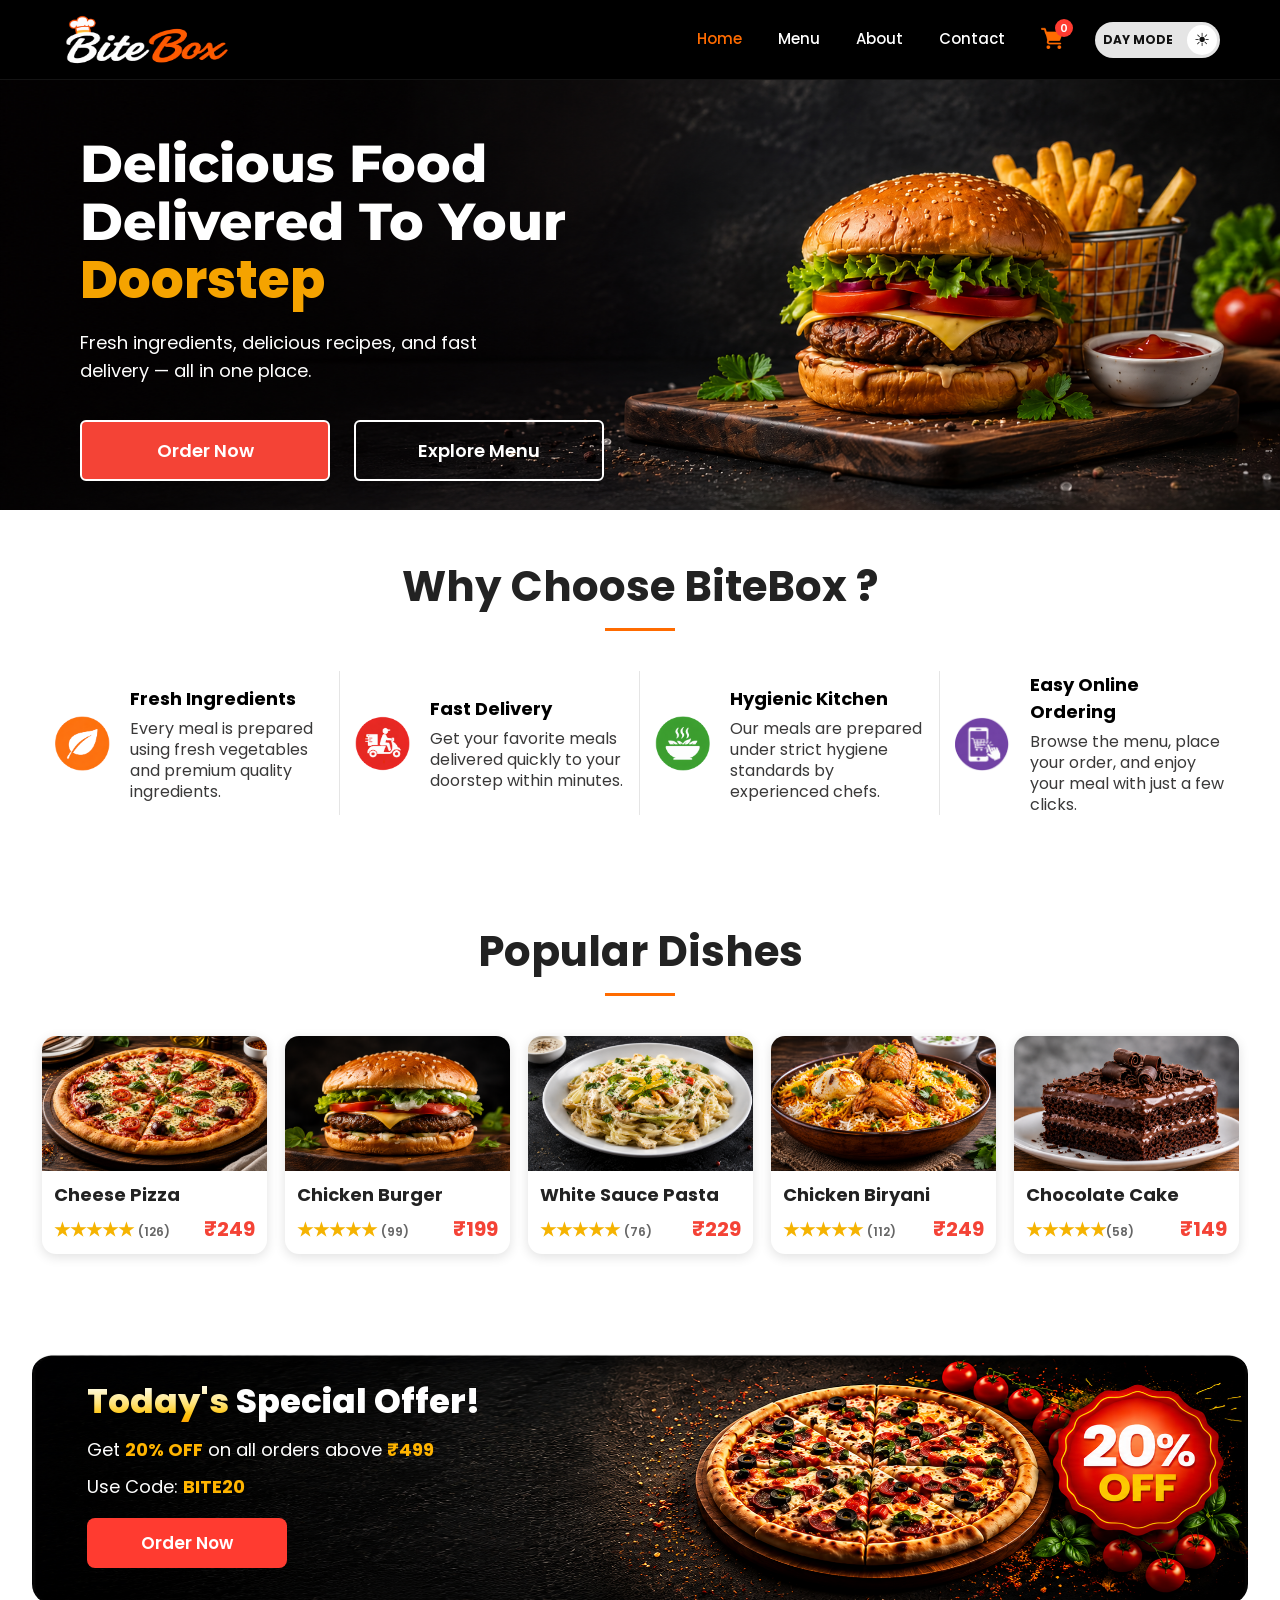
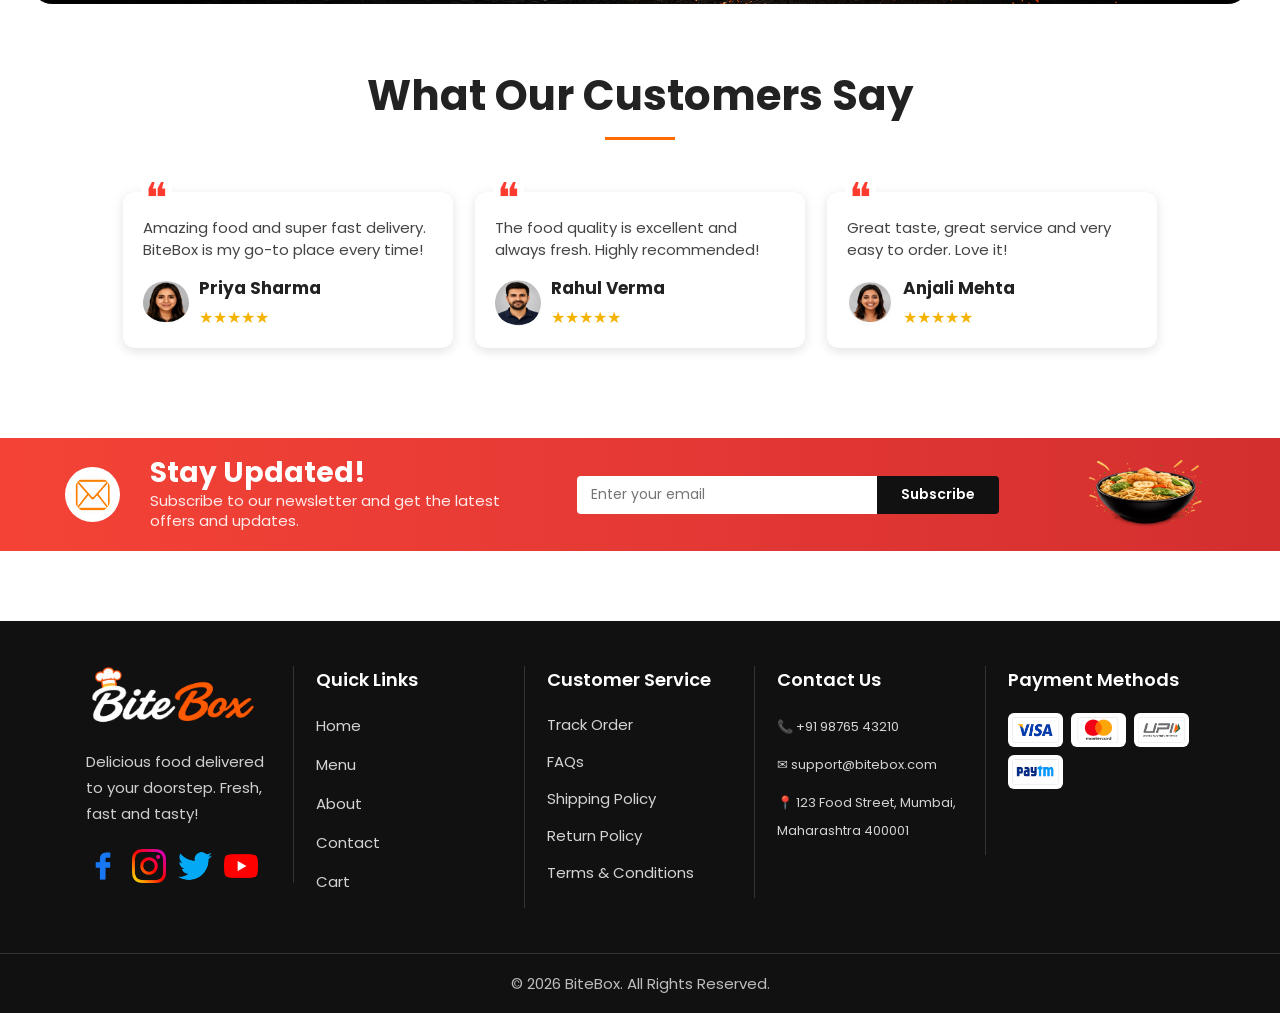
<file: index.html>
<!DOCTYPE html>
<html lang="en">

<head>
    <meta charset="UTF-8">
    <meta name="viewport" content="width=device-width, initial-scale=1.0">
    <title>BiteBox</title>
    <link rel="stylesheet" href="css/style.css">
    <link rel="preconnect" href="https://fonts.googleapis.com">
    <link rel="preconnect" href="https://fonts.gstatic.com" crossorigin>
    <link
        href="https://fonts.googleapis.com/css2?family=Great+Vibes&family=Montserrat:wght@400;600;700;800&family=Pacifico&family=Poppins:wght@300;400;500;600;700&display=swap"
        rel="stylesheet">
</head>

<body>
    <script src="/js/script.js"></script>
    <header>
        <!--Restaurant Name-->
        <img src="assets/images/logo.png" alt="BiteBox Logo" class="logo">

        <!--Navigation Menu-->
        <nav>
            <a href="index.html" class="active">Home</a>

            <a href="menu.html">Menu</a>

            <a href="about.html">About</a>

            <a href="contact.html">Contact</a>

            <a href="cart.html" class="cart-icon">
                <span class="cart-wrapper">
                    <img src="assets/icons/cart.png" alt="Cart Icon" width="22" height="22">
                    <span id="cart-count">0</span>
                </span>
            </a>

            <button type="button" id="theme-toggle" class="theme-toggle">
                <span class="theme-icon">☀</span>
                <span class="theme-text">
                    DAY MODE
                </span>

            </button>

        </nav>

    </header>




    <main>
        <section id="home-hero">
            <!-- Hero Section -->

            <h1>Delicious Food Delivered To Your <span>Doorstep</span></h1>
            <p>
                Fresh ingredients, delicious recipes, and fast delivery
                — all in one place.
            </p>

            <div class="hero-buttons">
                <a href="menu.html" class="order-btn">Order Now</a>
                <a href="menu.html" class="menu-btn">Explore Menu</a>
            </div>

        </section>

        <section id="features">

            <h2>Why Choose BiteBox ?</h2>

            <article>
                <img src="assets/images/fresh.png" alt="Fresh Ingredients" width="80">
                <div>
                    <h3>Fresh Ingredients</h3>
                    <p>
                        Every meal is prepared using fresh vegetables and premium quality ingredients.
                    </p>
                </div>
            </article>

            <article>
                <img src="assets/images/fast-delivery.png" alt="Fast Delivery" width="80">
                <div>
                    <h3>Fast Delivery</h3>
                    <p>
                        Get your favorite meals delivered quickly to your doorstep within minutes.
                    </p>
                </div>
            </article>

            <article>
                <img src="assets/images/hygienic.png" alt="Hygienic Kitchen" width="80">
                <div>
                    <h3>Hygienic Kitchen</h3>

                    <p>
                        Our meals are prepared under strict hygiene standards by experienced chefs.
                    </p>
                </div>
            </article>

            <article>
                <img src="assets/images/easy.png" alt="Easy Online Ordering" width="80">
                <div>
                    <h3>Easy Online Ordering</h3>
                    <div>
                        <p>
                            Browse the menu, place your order, and enjoy your meal with just a few clicks.
                        </p>
                    </div>
            </article>

        </section>



        <!--Todays Featured Dishes -->
        <section id="popular-dishes">

            <h2>Popular Dishes</h2>

            <article>
                <img src="assets/images/popular-pizza.png" alt="Cheese Pizza">
                <h3>Cheese Pizza</h3>

                <div class="details">
                    <p class="ratings">
                        &#9733;&#9733;&#9733;&#9733;&#9733;
                        <small>(126)</small>
                    </p>

                    <p class="price">
                        ₹249
                    </p>
                </div>
            </article>

            <article>
                <img src="assets/images/popular-burger.png" alt="Chicken Burger">
                <h3>Chicken Burger</h3>

                <div class="details">
                    <p class="ratings">
                        &#9733;&#9733;&#9733;&#9733;&#9733;
                        <small>(99)</small>
                    </p>

                    <p class="price">
                        ₹199
                    </p>
                </div>
            </article>

            <article>
                <img src="assets/images/popular-pasta.png" alt="White Sauce Pasta">
                <h3>White Sauce Pasta</h3>

                <div class="details">
                    <p class="ratings">
                        &#9733;&#9733;&#9733;&#9733;&#9733;
                        <small>(76)</small>
                    </p>

                    <p class="price">
                        ₹229
                    </p>
                </div>
            </article>

            <article>
                <img src="assets/images/popular-briyani.png" alt="Chicken Biryani">
                <h3>Chicken Biryani</h3>

                <div class="details">
                    <p class="ratings">
                        &#9733;&#9733;&#9733;&#9733;&#9733;
                        <small>(112)</small>
                    </p>

                    <p class="price">
                        ₹249
                    </p>
                </div>
            </article>

            <article>
                <img src="assets/images/popular-cake.png" alt="Chocolate Cake">
                <h3>Chocolate Cake</h3>

                <div class="details">
                    <p class="ratings">
                        &#9733;&#9733;&#9733;&#9733;&#9733;<small>(58)</small>
                    </p>

                    <p class="price">
                        ₹149
                    </p>
                </div>
            </article>
        </section>



        <!--Todays Special Offers -->
        <section id="offer">

            <div class="offer-content">
                <h2><span>Today's </span>Special Offer!</h2>
                <p> Get <strong>20% OFF</strong> on all orders above <strong>₹499</strong>
                </p>
                <p> Use Code: <strong>BITE20</strong> </p>
                <a href="menu.html"> Order Now </a>
            </div>
        </section>


        <!-- Customer Reviews -->
        <section id="reviews">
            <h2>What Our Customers Say</h2>
            <article>
                <p> Amazing food and super fast delivery.
                    BiteBox is my go-to place every time!
                </p>
                <div class="customer">
                    <img src="assets/images/Priya.png" alt="Priya Sharma">
                    <div>
                        <h3>Priya Sharma</h3>
                        <span> &#9733;&#9733;&#9733;&#9733;&#9733;</span>
                    </div>
                </div>
            </article>

            <article>

                <p>
                    The food quality is excellent and always fresh.
                    Highly recommended!
                </p>

                <div class="customer">
                    <img src="assets/images/rahul.png" alt="Rahul Verma">

                    <div>
                        <h3>Rahul Verma</h3>
                        <span> &#9733;&#9733;&#9733;&#9733;&#9733;</span>
                    </div>
                </div>

            </article>

            <article>

                <p>
                    Great taste, great service and very easy to order.
                    Love it!
                </p>

                <div class="customer">
                    <img src="assets/images/anjali.png" alt="Anjali Mehta">

                    <div>
                        <h3>Anjali Mehta</h3>
                        <span> &#9733;&#9733;&#9733;&#9733;&#9733;</span>
                    </div>
                </div>

            </article>

        </section>


        <!--NewsLetter section-->
        <section id="newsletter">
            <div class="newsletter-content">
                <img src="assets/images/mail.png" alt="Newsletter Icon" width="80" height="80">

                <div>
                    <h2>Stay Updated!</h2>
                    <p> Subscribe to our newsletter and get the latest
                        <br>offers and updates.
                    </p>
                </div>
            </div>

            <div class="newsletter-form">
                <input type="email" placeholder="Enter your email">
                <button> Subscribe </button>
            </div>

            <div class="newsletter-image">
                <img src="assets/images/newsletter-food.png" alt="Newsletter Food" width="180" height="120">
            </div>
        </section>


    </main>



    <!-- Footer Logo Section -->
    <footer>
        <div class="footer-container">
            <section>
                <img src="assets/images/logo.png" alt="BiteBox Logo" width="180">
                <p> Delicious food delivered to your doorstep.
                    Fresh, fast and tasty!
                </p>

                <div class="footer-socials">

                    <a href="#">
                        <img src="assets/icons/facebook.png" alt="Facebook" width="35" height="35">
                    </a>

                    <a href="#">
                        <img src="assets/icons/instagram.png" alt="Instagram" width="35" height="35">
                    </a>

                    <a href="#">
                        <img src="assets/icons/twitter.png" alt="Twitter" width="35" height="35">
                    </a>

                    <a href="#">
                        <img src="assets/icons/youtube.png" alt="YouTube" width="35" height="35">
                    </a>
                </div>
            </section>



            <!-- Quick Links -->

            <section>
                <h3>Quick Links</h3>
                <ul>
                    <li><a href="index.html">Home</a></li>
                    <li><a href="menu.html">Menu</a></li>
                    <li><a href="about.html">About</a></li>
                    <li><a href="contact.html">Contact</a></li>
                    <li><a href="cart.html">Cart</a></li>
                </ul>
            </section>



            <!-- Customer Service -->
            <section>
                <h3>Customer Service</h3>
                <ul>
                    <li>Track Order</li>
                    <li>FAQs</li>
                    <li>Shipping Policy</li>
                    <li>Return Policy</li>
                    <li>Terms & Conditions</li>
                </ul>

            </section>



            <!-- Contact Information -->

            <section>
                <h3>Contact Us</h3>
                <p>📞 +91 98765 43210</p>
                <p>✉ support@bitebox.com</p>
                <p> 📍 123 Food Street, Mumbai, Maharashtra 400001 </p>
            </section>



            <!-- Payment Methods -->

            <section>
                <h3>Payment Methods</h3>
                <div class="payment-icons">
                    <img src="assets/images/visa.png" alt="Visa">
                    <img src="assets/images/mastercard.png" alt="MasterCard">
                    <img src="assets/images/upi.png" alt="UPI">
                    <img src="assets/images/paytm.png" alt="Paytm">
                </div>
            </section>
        </div>


        <p> © 2026 BiteBox. All Rights Reserved. </p>

    </footer>

    <script src="js/script.js"></script>
</body>

</html>
</file>
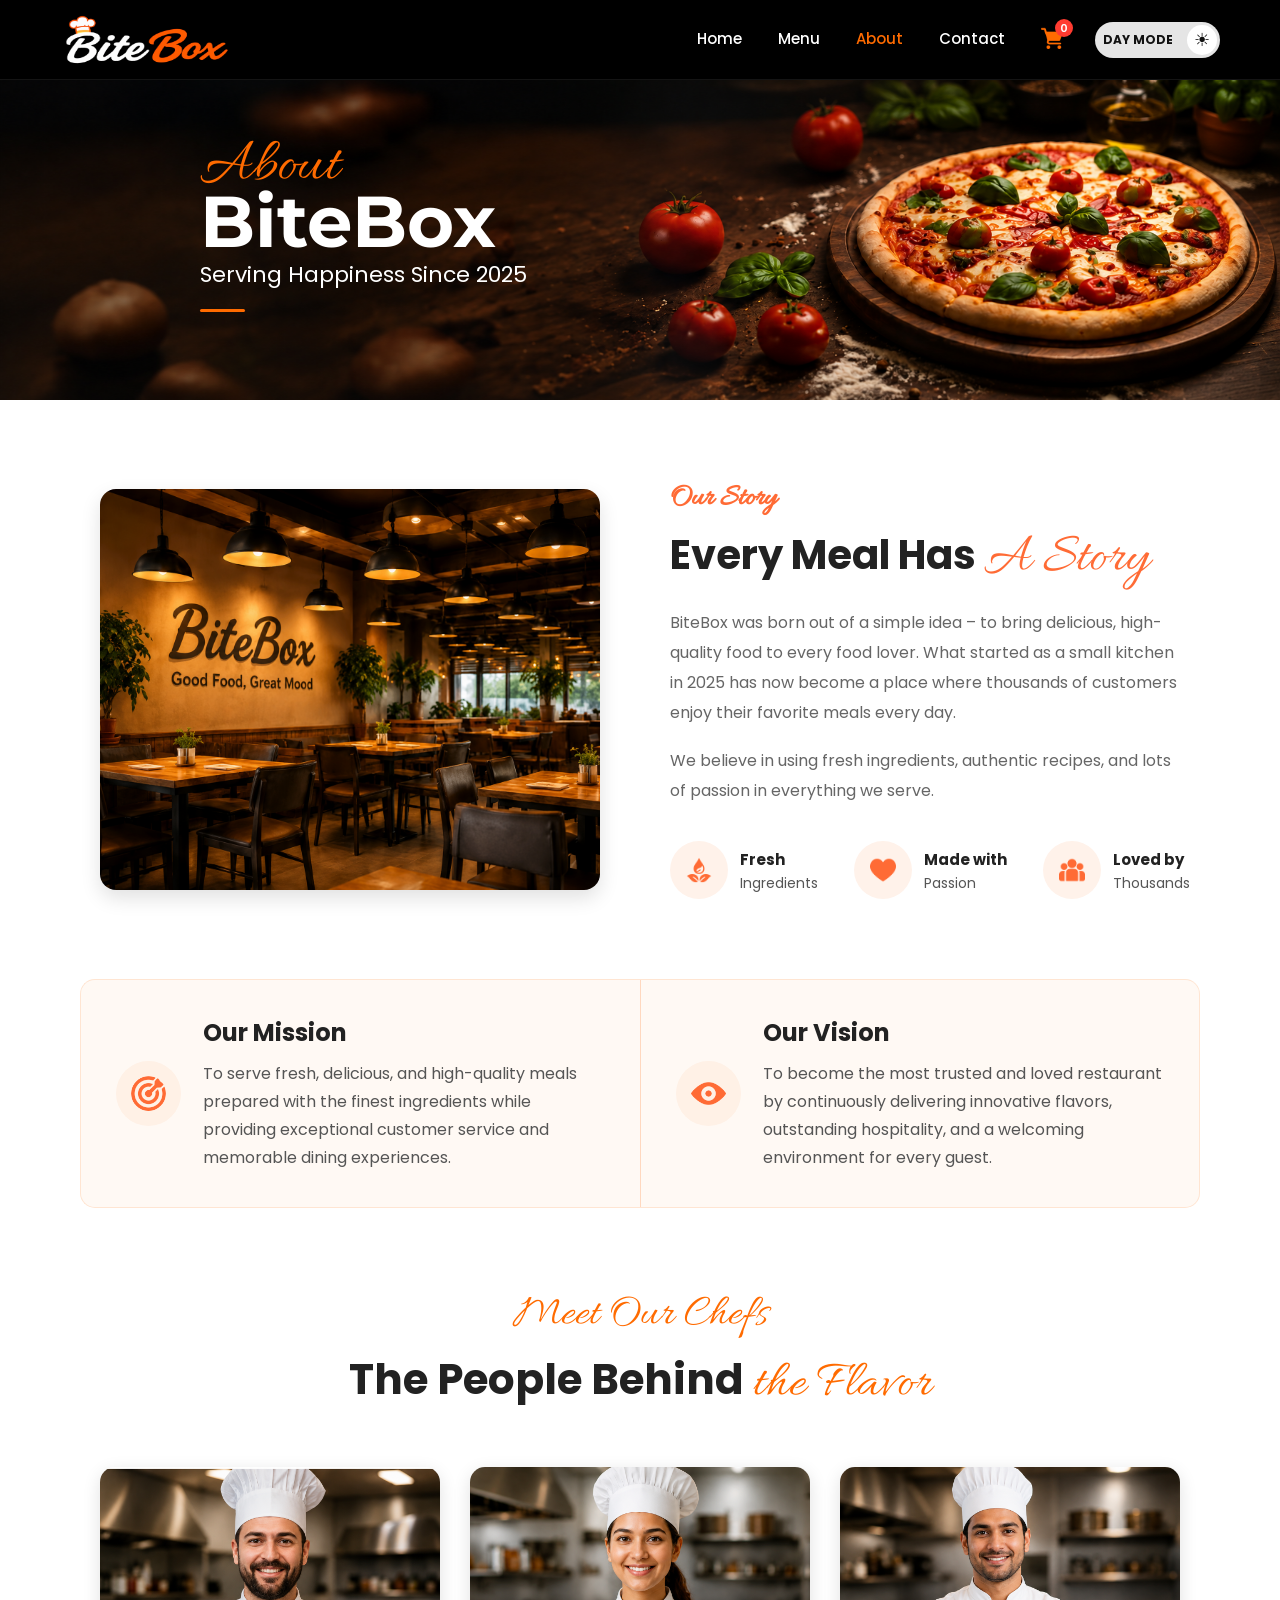
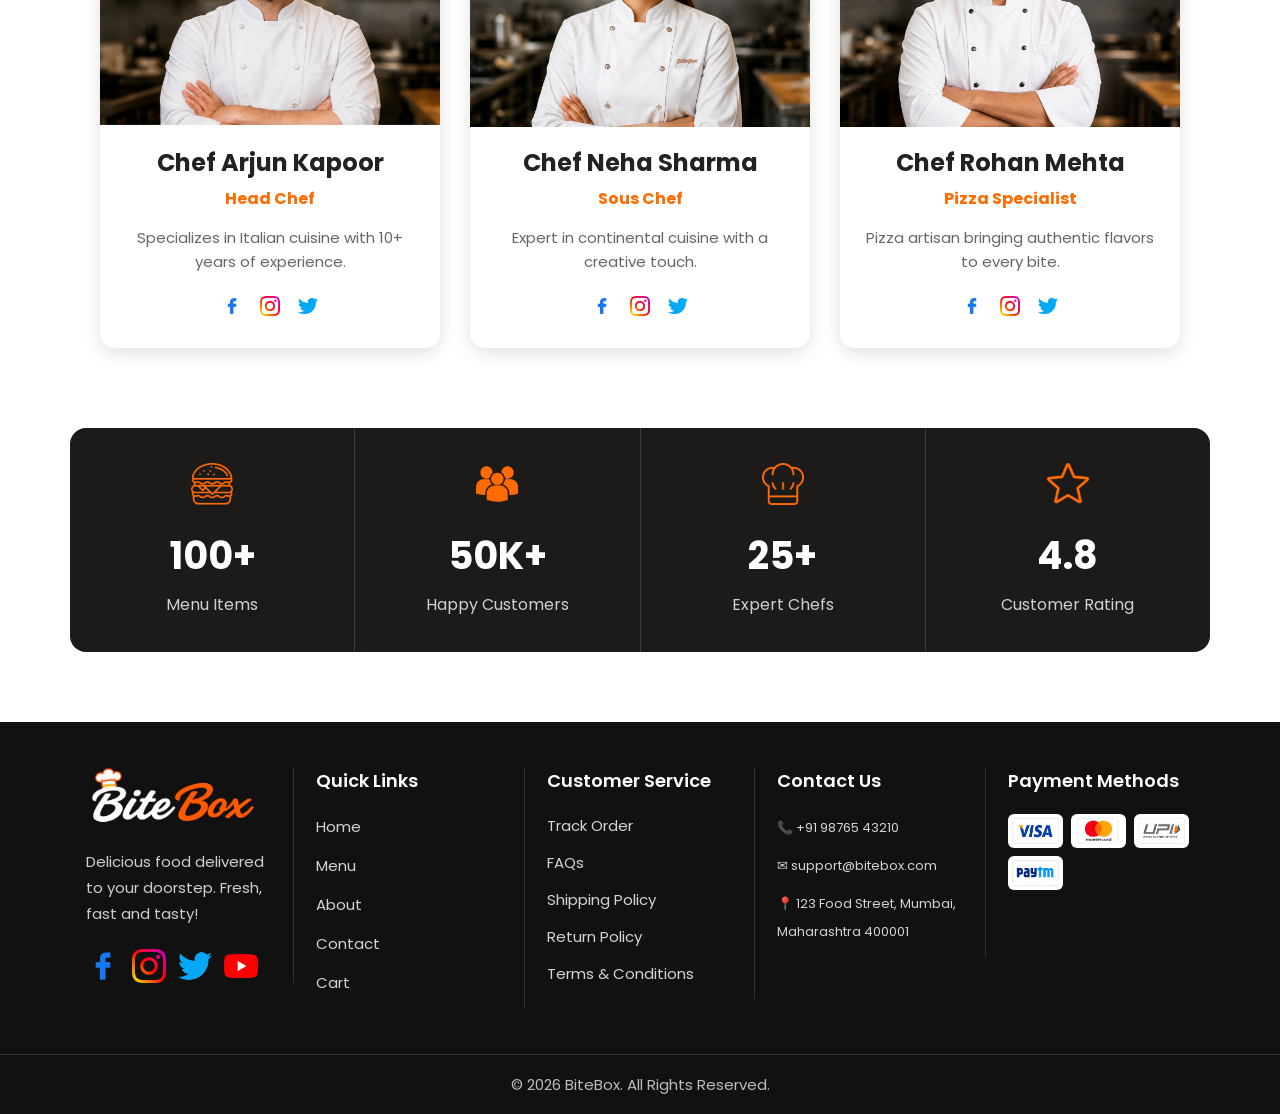
<file: about.html>
<!DOCTYPE html>
<html lang="en">

<head>
    <meta charset="UTF-8">
    <meta name="viewport" content="width=device-width, initial-scale=1.0">
    <title>About - BiteBox</title>
    <link rel="stylesheet" href="css/style.css">
    <link rel="preconnect" href="https://fonts.googleapis.com">
    <link rel="preconnect" href="https://fonts.gstatic.com" crossorigin>
    <link href="https://fonts.googleapis.com/css2?family=Great+Vibes&family=Montserrat:wght@400;600;700;800&family=Pacifico&family=Poppins:wght@300;400;500;600;700&display=swap"rel="stylesheet">
    <link href="https://fonts.googleapis.com/css2?family=Allura&display=swap" rel="stylesheet">
</head>

<body>
    <header>
        <!--Restaurant Name-->
        <img src="assets/images/logo.png" alt="BiteBox Logo" class="logo">

        <!--Navigation Menu-->
        <nav>
            <a href="index.html">Home</a>
            
            <a href="menu.html">Menu</a>
            
            <a href="about.html" class="active">About</a>
            
            <a href="contact.html">Contact</a>
            
            <a href="cart.html" class="cart-icon">
                <span class="cart-wrapper">
                <img src="assets/icons/cart.png" alt="Cart Icon" width="22" height="22">
                 <span id="cart-count">0</span>
            </span>
            </a>

             <button type="button" id="theme-toggle" class="theme-toggle">
                <span class="theme-icon">☀</span>
                <span class="theme-text">
                    DAY MODE
                </span>
            </button>

        </nav>

    </header>



    <!--About Hero section-->
    <!-- About Hero Section -->
    <section id="about-hero">

        <div class="hero-content">
            <h2><span>About</span><br>BiteBox</h2>
            <p>Serving Happiness Since 2025</p>
            <hr>
        </div>

    </section>


    <!--Our story section -->

    <section id="story">

        <article>

            <!-- Restaurant Image -->

            <img src="assets/images/restaurant.png" alt="Restaurant">

            <!-- Story Content -->

            <div class="story-content">

                <small>Our Story</small>

                <h2>
                    Every Meal Has
                    <span>A Story</span>
                </h2>

                <p>
                    BiteBox was born out of a simple idea – to bring
                    delicious, high-quality food to every food lover.
                    What started as a small kitchen in 2025 has now
                    become a place where thousands of customers enjoy
                    their favorite meals every day.
                </p>

                <p>
                    We believe in using fresh ingredients,
                    authentic recipes, and lots of passion
                    in everything we serve.
                </p>

                <!-- Features -->

                <div class="story-features">

                    <article>

                        <div class="feature-icon">
                            <img src="assets/icons/fresh.png" alt="Fresh" width="26">
                        </div>

                        <div>
                            <h4>Fresh</h4>
                            <p>Ingredients</p>
                        </div>

                    </article>

                    <article>

                        <div class="feature-icon">
                            <img src="assets/icons/heart.png" alt="Heart" width="26">
                        </div>

                        <div>
                            <h4>Made with</h4>
                            <p>Passion</p>
                        </div>

                    </article>

                    <article>

                        <div class="feature-icon">
                            <img src="assets/icons/group.png" alt="Customers" width="26">
                        </div>

                        <div>
                            <h4>Loved by</h4>
                            <p>Thousands</p>
                        </div>

                    </article>

                </div>

            </div>

        </article>

    </section>


    <!-- Mission & Vision Section -->

    <section id="mission-vision">

        <div>

            <!-- Mission -->

            <article>

                <img src="assets/icons/mission.png" alt="Mission" width="55" height="55">

                <div>

                    <h3>Our Mission</h3>

                    <p>
                        To serve fresh, delicious, and high-quality meals
                        prepared with the finest ingredients while providing
                        exceptional customer service and memorable dining
                        experiences.
                    </p>

                </div>

            </article>

            <!-- Vision -->

            <article>

                <img src="assets/icons/vision.png" alt="Vision" width="55" height="55">

                <div>

                    <h3>Our Vision</h3>

                    <p>
                        To become the most trusted and loved restaurant by
                        continuously delivering innovative flavors,
                        outstanding hospitality, and a welcoming
                        environment for every guest.
                    </p>

                </div>

            </article>

        </div>

    </section>




    <section id="chefs">

        <small>Meet Our Chefs</small>

        <h2>
            The People Behind
            <span>the Flavor</span>
        </h2>

        <div>

            <!-- Chef 1 -->

            <article>

                <img src="assets/images/chef1.png" alt="Chef Arjun Kapoor">

                <h3>Chef Arjun Kapoor</h3>

                <h4>Head Chef</h4>

                <p>
                    Specializes in Italian cuisine with
                    10+ years of experience.
                </p>

                <div class="chef-social">

                    <a href="#">
                        <img src="assets/icons/facebook.png" alt="Facebook" width="20" height="20">
                    </a>

                    <a href="#">
                        <img src="assets/icons/instagram.png" alt="Instagram" width="20" height="20">
                    </a>

                    <a href="#">
                        <img src="assets/icons/twitter.png" alt="Twitter" width="20" height="20">
                    </a>

                </div>

            </article>

            <!-- Chef 2 -->

            <article>

                <img src="assets/images/chef2.png" alt="Chef Neha Sharma">

                <h3>Chef Neha Sharma</h3>

                <h4>Sous Chef</h4>

                <p>
                    Expert in continental cuisine
                    with a creative touch.
                </p>

                <div class="chef-social">

                    <a href="#">
                        <img src="assets/icons/facebook.png" alt="Facebook" width="20" height="20">
                    </a>

                    <a href="#">
                        <img src="assets/icons/instagram.png" alt="Instagram" width="20" height="20">
                    </a>

                    <a href="#">
                        <img src="assets/icons/twitter.png" alt="Twitter" width="20" height="20">
                    </a>

                </div>
            </article>

            <!-- Chef 3 -->

            <article>

                <img src="assets/images/chef3.png" alt="Chef Rohan Mehta">

                <h3>Chef Rohan Mehta</h3>

                <h4>Pizza Specialist</h4>

                <p>
                    Pizza artisan bringing authentic
                    flavors to every bite.
                </p>

                <div class="chef-social">

                    <a href="#">
                        <img src="assets/icons/facebook.png" alt="Facebook" width="20" height="20">
                    </a>

                    <a href="#">
                        <img src="assets/icons/instagram.png" alt="Instagram" width="20" height="20">
                    </a>

                    <a href="#">
                        <img src="assets/icons/twitter.png" alt="Twitter" width="20" height="20">
                    </a>

                </div>

            </article>

        </div>

    </section>



    <!-- Restaurant Statistics -->

    <section id="statistics">

        <div>

            <article>
                <img src="assets/icons/menu-stat.png" alt="Menu Items" width="45" height="45">
                <h3>100+</h3>
                <p>Menu Items</p>
            </article>

            <article>
                <img src="assets/icons/stat-customer.png" alt="Happy Customers" width="45" height="45">
                <h3>50K+</h3>
                <p>Happy Customers</p>
            </article>

            <article>
                <img src="assets/icons/stat-chef.png" alt="Expert Chefs" width="45" height="45">
                <h3>25+</h3>
                <p>Expert Chefs</p>
            </article>

            <article>
                <img src="assets/icons/stat-star.png" alt="Customer Rating" width="45" height="45">
                <h3>4.8</h3>
                <p>Customer Rating</p>
            </article>

        </div>

    </section>

    <!-- Footer Logo Section -->
     <footer>
        <div class="footer-container">
        <section>
            <img src="assets/images/logo.png" alt="BiteBox Logo" width="180">
            <p> Delicious food delivered to your doorstep.
                Fresh, fast and tasty!
            </p>

            <div class="footer-socials">

            <a href="#">
                <img src="assets/icons/facebook.png" alt="Facebook" width="35" height="35">
            </a>

            <a href="#">
                <img src="assets/icons/instagram.png" alt="Instagram" width="35" height="35">
            </a>

            <a href="#">
                <img src="assets/icons/twitter.png" alt="Twitter" width="35" height="35">
            </a>

            <a href="#">
                <img src="assets/icons/youtube.png" alt="YouTube" width="35" height="35">
            </a>
            </div>
        </section>

        

        <!-- Quick Links -->

        <section>
            <h3>Quick Links</h3>
            <ul>
                <li><a href="index.html">Home</a></li>
                <li><a href="menu.html">Menu</a></li>
                <li><a href="about.html">About</a></li>
                <li><a href="contact.html">Contact</a></li>
                <li><a href="cart.html">Cart</a></li>
            </ul>
        </section>

        

        <!-- Customer Service -->
        <section>
            <h3>Customer Service</h3>
            <ul>
                <li>Track Order</li>
                <li>FAQs</li>
                <li>Shipping Policy</li>
                <li>Return Policy</li>
                <li>Terms & Conditions</li>
            </ul>

        </section>

        

        <!-- Contact Information -->

        <section>
            <h3>Contact Us</h3>
            <p>📞 +91 98765 43210</p>
            <p>✉ support@bitebox.com</p>
            <p> 📍 123 Food Street, Mumbai, Maharashtra 400001 </p>
        </section>

    

        <!-- Payment Methods -->

        <section>
            <h3>Payment Methods</h3>
            <div class="payment-icons">
            <img src="assets/images/visa.png" alt="Visa" >
            <img src="assets/images/mastercard.png" alt="MasterCard" >
            <img src="assets/images/upi.png" alt="UPI" >
            <img src="assets/images/paytm.png" alt="Paytm">
            </div>
        </section>
    </div>

    
        <p> © 2026 BiteBox. All Rights Reserved. </p>

    </footer>

<script src="js/script.js"></script>
</body>

</html>
</file>
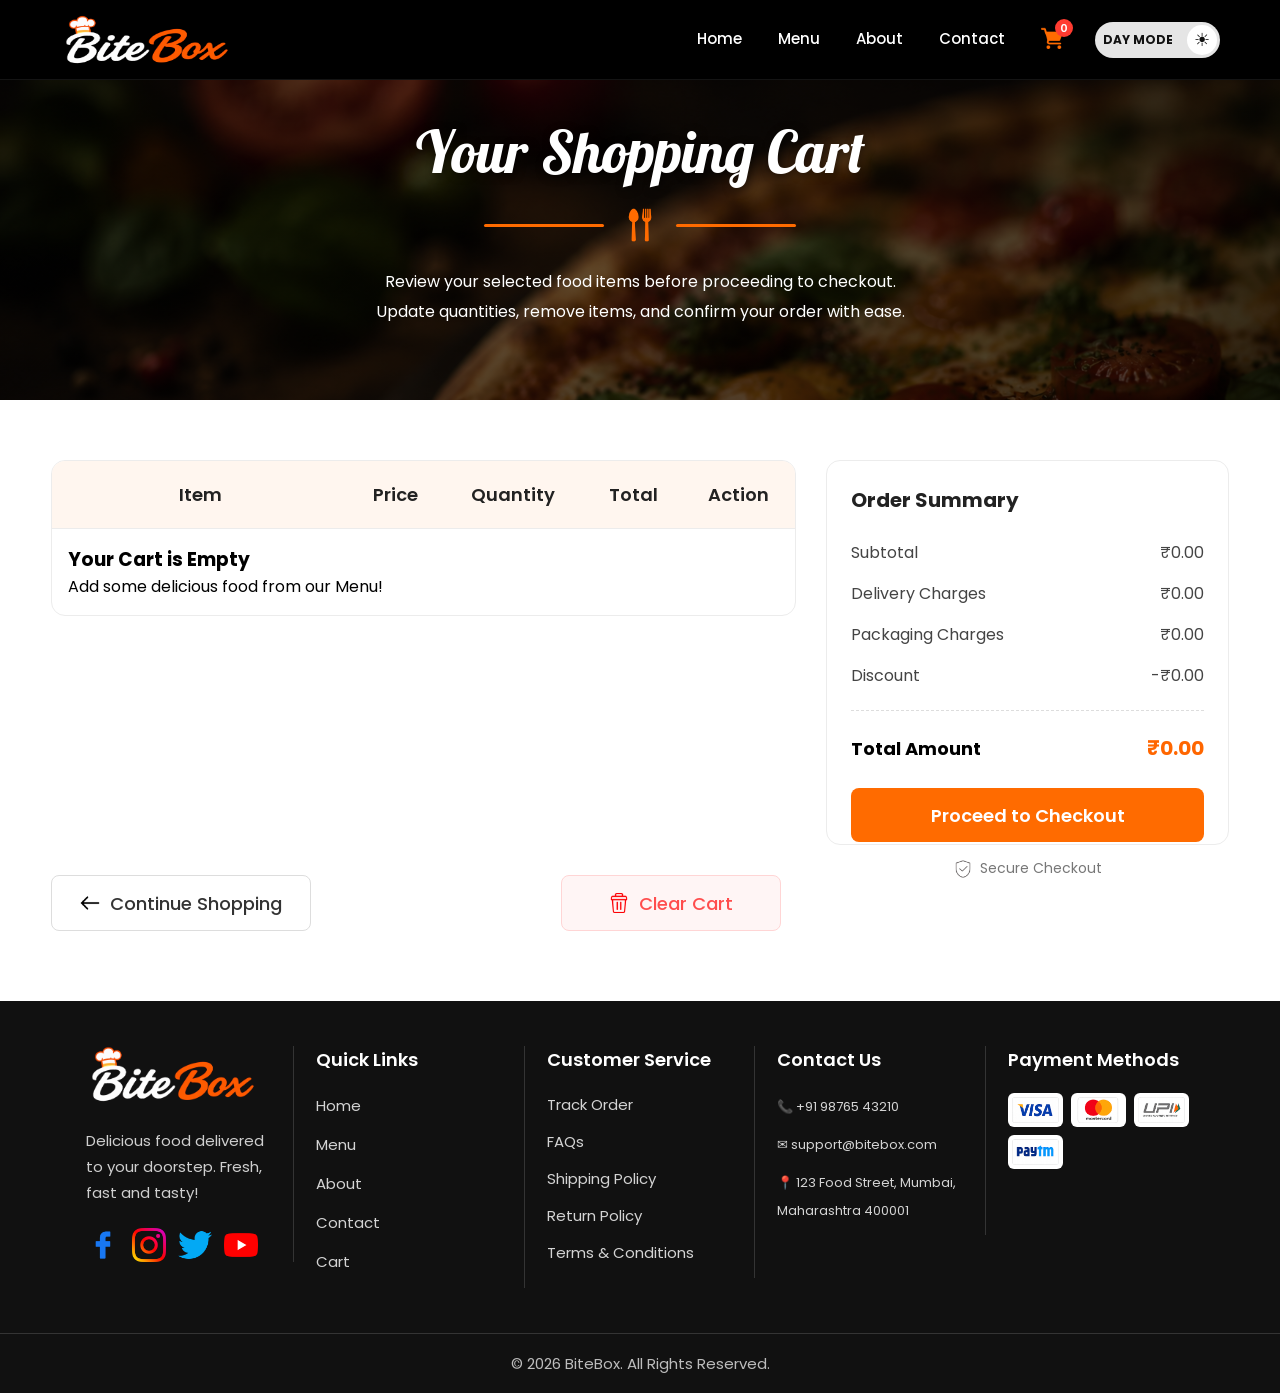
<file: cart.html>
<!DOCTYPE html>
<html lang="en">

<head>
    <meta charset="UTF-8">
    <meta name="viewport" content="width=device-width, initial-scale=1.0">
    <title>Document</title>
    <link rel="stylesheet" href="css/style.css">
    <link rel="preconnect" href="https://fonts.googleapis.com">
    <link rel="preconnect" href="https://fonts.gstatic.com" crossorigin>
    <link href="https://fonts.googleapis.com/css2?family=Great+Vibes&family=Montserrat:wght@400;600;700;800&family=Pacifico&family=Poppins:wght@300;400;500;600;700&display=swap" rel="stylesheet">
    <link href="https://fonts.googleapis.com/css2?family=Lobster&display=swap" rel="stylesheet">
</head>

<body>
    <header>
        <!--Restaurant Name-->
        <img src="assets/images/logo.png" alt="BiteBox Logo" class="logo">

        <!--Navigation Menu-->
        <nav>
            <a href="index.html">Home</a>

            <a href="menu.html">Menu</a>

            <a href="about.html">About</a>

            <a href="contact.html">Contact</a>

             <a href="cart.html" class="cart-icon">
                <span class="cart-wrapper">
                <img src="assets/icons/cart.png" alt="Cart Icon" width="22" height="22">
                 <span id="cart-count">0</span>
            </span>
            </a>
           

             <button type="button" id="theme-toggle" class="theme-toggle">
                <span class="theme-icon">☀</span>
                <span class="theme-text">
                    DAY MODE
                </span>
            </button>
            
        </nav>

    </header>


    <!-- Cart Hero Section -->
    <section id="cart-hero">

        <h1>Your Shopping Cart</h1>

        <div class="divider">

            <hr>

            <img src="assets/images/fork-and-spoon.png" alt="Fork and Spoon">

            <hr>

        </div>

        <p>
            Review your selected food items before proceeding to checkout.
            <br>
            Update quantities, remove items, and confirm your order with ease.
        </p>

    </section>

    <!-- Shopping Cart Section -->
    <section id="cart-details">
        <section id="shopping-cart">

            <table>

                <thead>

                    <tr>

                        <th>Item</th>

                        <th>Price</th>

                        <th>Quantity</th>

                        <th>Total</th>

                        <th>Action</th>

                    </tr>

                </thead>

                <tbody>

                    <!-- Item 1 -->

                    <tr>

                        <td>
                            <div class="cart-item">

                                <img src="assets/images/pizza.png" alt="Margherita Pizza" width="80">
                                <div>
                                    <h3>Margherita Pizza</h3>

                                    <p>Classic delight with fresh cheese & basil.</p>
                                </div>
                            </div>

                        </td>

                        <td>₹249</td>

                        <td>
                            <div class="quantity-box">

                                <button>-</button>

                                <span>1</span>

                                <button>+</button>
                            </div>


                        </td>

                        <td>₹249</td>

                        <td>

                            <a href="#">
                                <img src="assets/icons/delete.png" alt="Delete" width="25">
                            </a>

                        </td>

                    </tr>

                    <!-- Item 2 -->

                    <tr>

                        <td>
                            <div class="cart-item">

                                <img src="assets/images/burger.png" alt="Cheese Burger" width="80">
                                <div>

                                    <h3>Cheese Burger</h3>

                                    <p>Juicy grilled burger with cheese & veggies.</p>
                                </div>
                            </div>

                        </td>

                        <td>₹189</td>

                        <td>
                            <div class="quantity-box">

                                <button>-</button>

                                <span>2</span>

                                <button>+</button>
                            </div>

                        </td>

                        <td>₹378</td>

                        <td>

                            <a href="#">
                                <img src="assets/icons/delete.png" alt="Delete" width="25">
                            </a>

                        </td>

                    </tr>

                    <!-- Item 3 -->

                    <tr>

                        <td>
                            <div class="cart-item">

                                <img src="assets/images/pasta.png" alt="Creamy Pasta" width="80">
                                <div>

                                    <h3>Creamy Pasta</h3>

                                    <p>Delicious white sauce pasta with herbs.</p>
                                </div>
                            </div>

                        </td>

                        <td>₹199</td>

                        <td>
                            <div class="quantity-box">

                                <button>-</button>

                                <span>1</span>

                                <button>+</button>
                            </div>

                        </td>

                        <td>₹199</td>

                        <td>

                            <a href="#">
                                <img src="assets/icons/delete.png" alt="Delete" width="25">
                            </a>

                        </td>

                    </tr>

                </tbody>

            </table>

        </section>

        <aside id="order-summary">

            <h2>Order Summary</h2>

            <p>
                <span>Subtotal</span>
                <span id="subtotal-amount">₹0.00</span>
            </p>

            <p>
                <span>Delivery Charges</span>
                <span id="delivery-amount">₹0.00</span>
            </p>

            <p>
                <span>Packaging Charges</span>
                <span id="packaging-amount">₹0.00</span>
            </p>

            <p id="discount-row">
                <span>Discount</span>
                <span id="discount-amount">₹0.00</span>
            </p>

            <hr>

            <h3>
                <span>Total Amount</span>
                <span id="total-amount">₹0.00</span>
            </h3>

            <button type="button">
                Proceed to Checkout
            </button>

            <p>
                <img src="assets/icons/shield.png" width="18" height="18">
                Secure Checkout
            </p>

        </aside>
    </section>

    <!-- Cart Action Buttons -->

    <section id="cart-actions">

        <a href="menu.html">
            <img src="assets/icons/left-arrow.png">
            Continue Shopping
        </a>

        <button type="button" id="clear-cart">

            <img src="assets/icons/delete.png" > Clear Cart

        </button>

    </section>

    <!-- Footer Logo Section -->
    <!-- Footer Logo Section -->
    <footer>
        <div class="footer-container">
            <section>
                <img src="assets/images/logo.png" alt="BiteBox Logo" width="180">
                <p> Delicious food delivered to your doorstep.
                    Fresh, fast and tasty!
                </p>

                <div class="footer-socials">

                    <a href="#">
                        <img src="assets/icons/facebook.png" alt="Facebook" width="35" height="35">
                    </a>

                    <a href="#">
                        <img src="assets/icons/instagram.png" alt="Instagram" width="35" height="35">
                    </a>

                    <a href="#">
                        <img src="assets/icons/twitter.png" alt="Twitter" width="35" height="35">
                    </a>

                    <a href="#">
                        <img src="assets/icons/youtube.png" alt="YouTube" width="35" height="35">
                    </a>
                </div>
            </section>



            <!-- Quick Links -->

            <section>
                <h3>Quick Links</h3>
                <ul>
                    <li><a href="index.html">Home</a></li>
                    <li><a href="menu.html">Menu</a></li>
                    <li><a href="about.html">About</a></li>
                    <li><a href="contact.html">Contact</a></li>
                    <li><a href="cart.html">Cart</a></li>
                </ul>
            </section>



            <!-- Customer Service -->
            <section>
                <h3>Customer Service</h3>
                <ul>
                    <li>Track Order</li>
                    <li>FAQs</li>
                    <li>Shipping Policy</li>
                    <li>Return Policy</li>
                    <li>Terms & Conditions</li>
                </ul>

            </section>



            <!-- Contact Information -->

            <section>
                <h3>Contact Us</h3>
                <p>📞 +91 98765 43210</p>
                <p>✉ support@bitebox.com</p>
                <p> 📍 123 Food Street, Mumbai, Maharashtra 400001 </p>
            </section>



            <!-- Payment Methods -->

            <section>
                <h3>Payment Methods</h3>
                <div class="payment-icons">
                    <img src="assets/images/visa.png" alt="Visa">
                    <img src="assets/images/mastercard.png" alt="MasterCard">
                    <img src="assets/images/upi.png" alt="UPI">
                    <img src="assets/images/paytm.png" alt="Paytm">
                </div>
            </section>
        </div>


        <p> © 2026 BiteBox. All Rights Reserved. </p>

    </footer>


    <script src="js/script.js"></script>

</body>

</html>
</file>
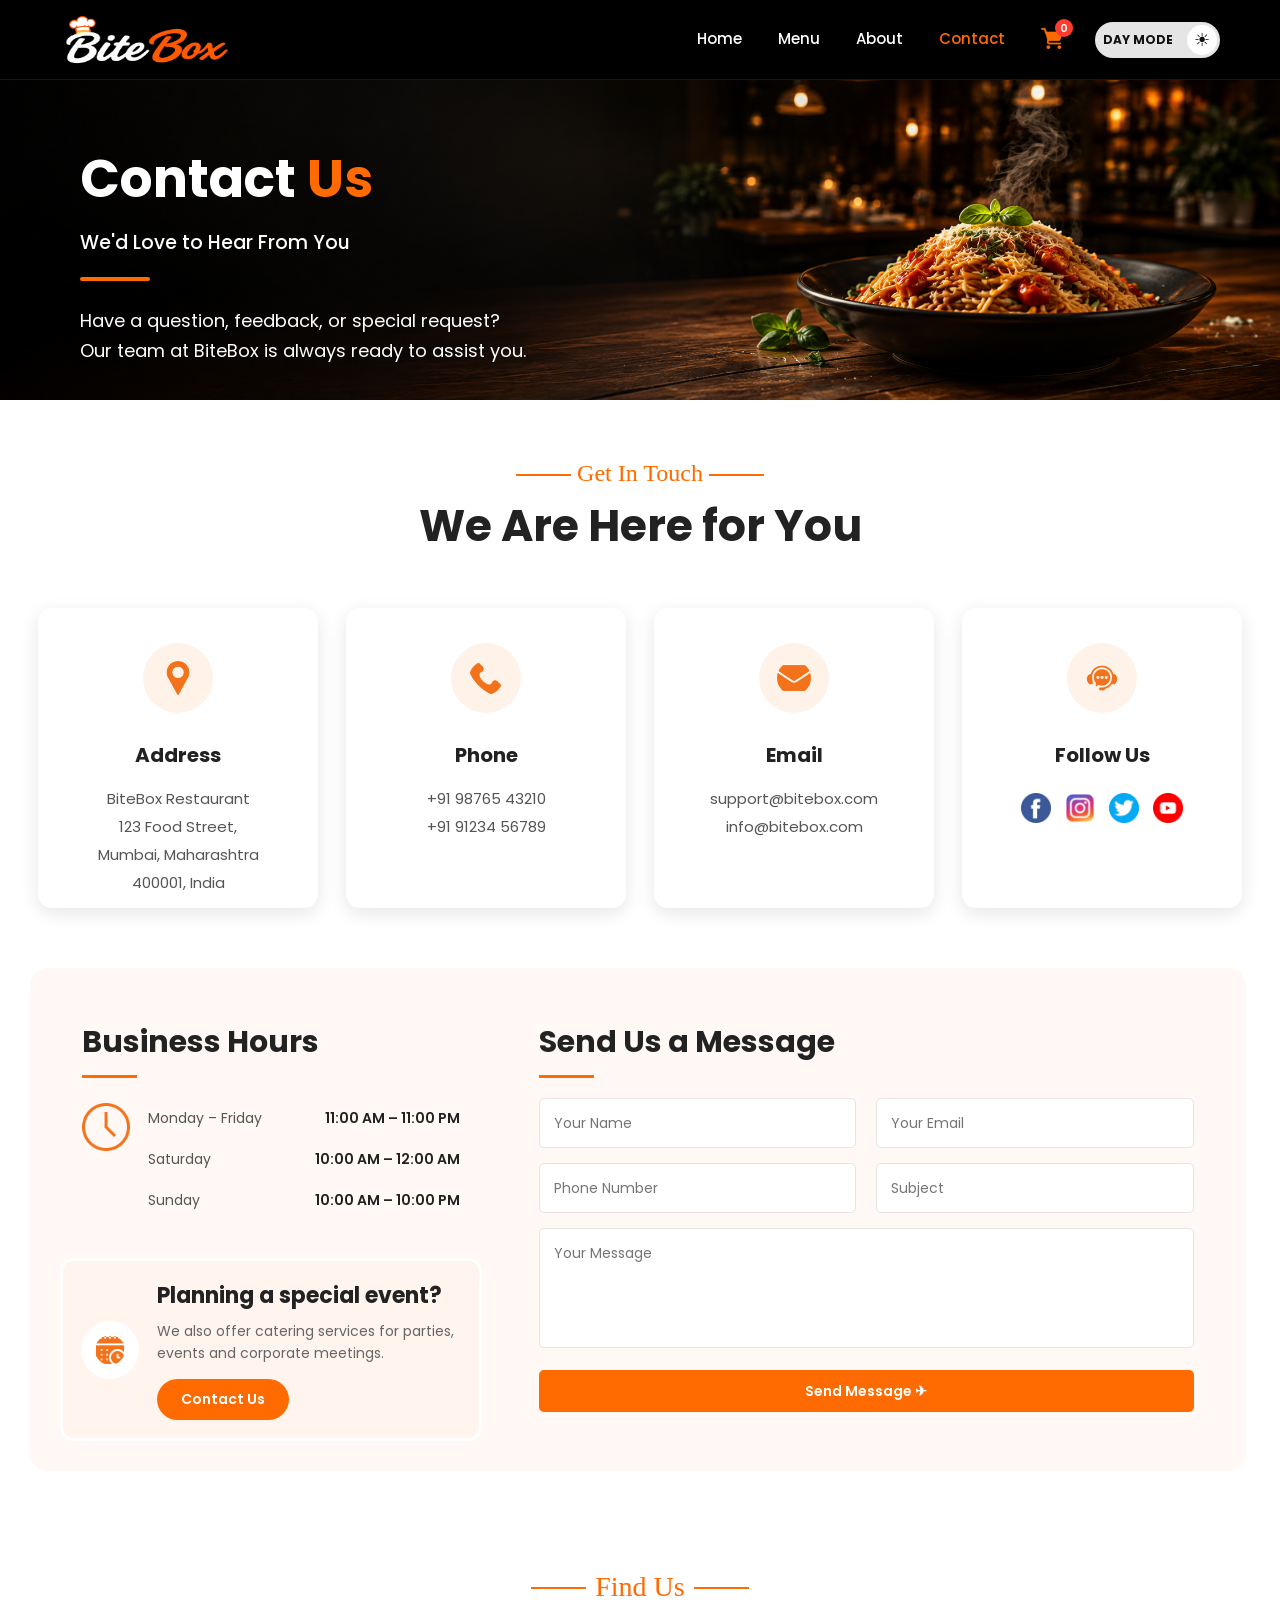
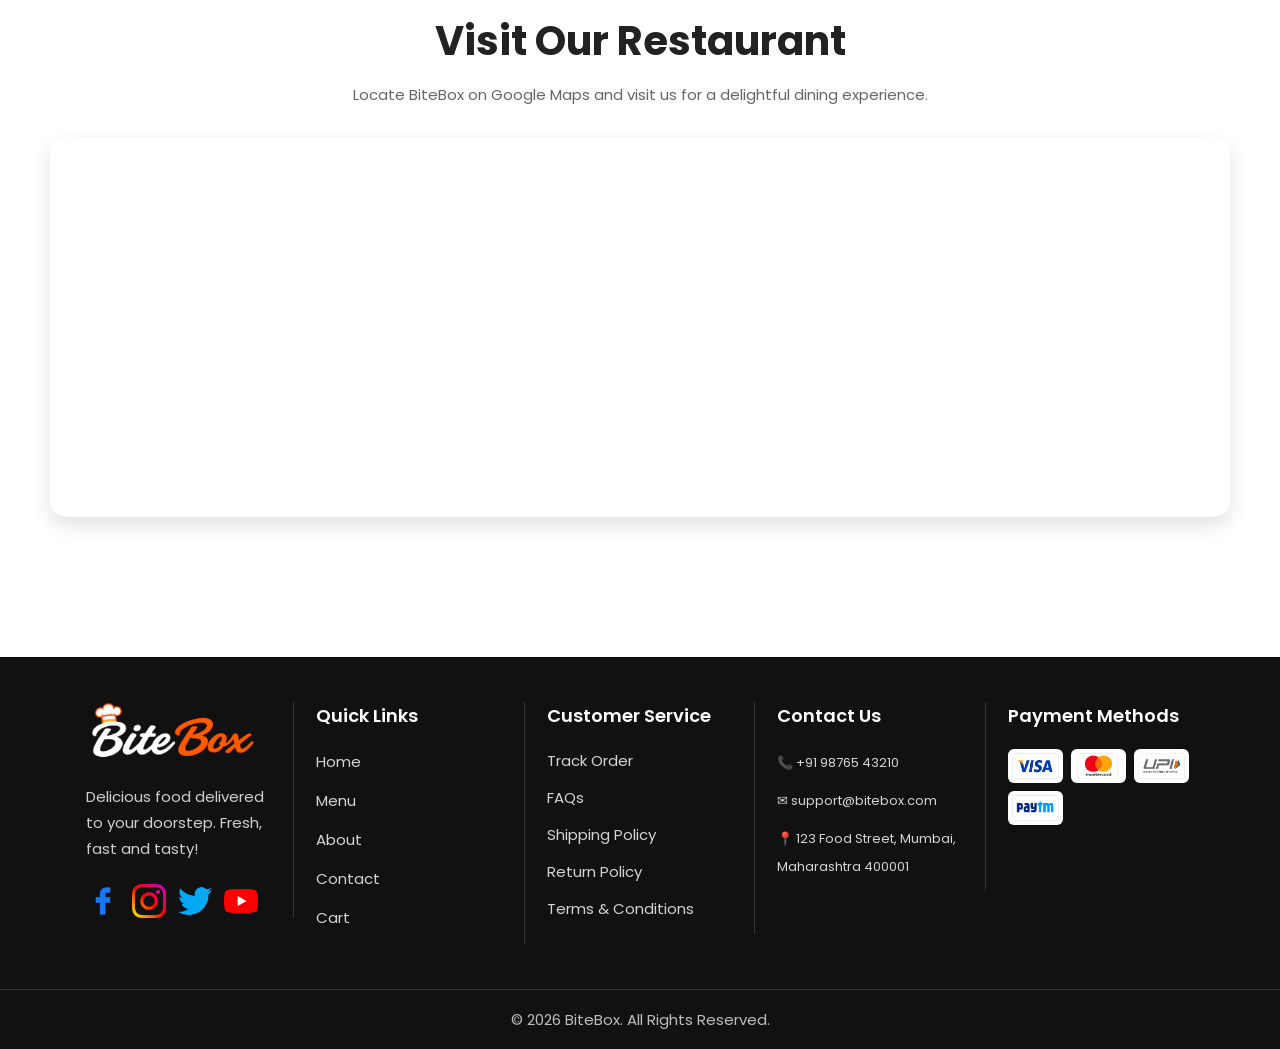
<file: contact.html>
<!DOCTYPE html>
<html lang="en">

<head>
    <meta charset="UTF-8">
    <meta name="viewport" content="width=device-width, initial-scale=1.0">
    <title>Contact - BiteBox</title>
    <link rel="stylesheet" href="css/style.css">
     <link rel="preconnect" href="https://fonts.googleapis.com">
    <link rel="preconnect" href="https://fonts.gstatic.com" crossorigin>
    <link href="https://fonts.googleapis.com/css2?family=Great+Vibes&family=Montserrat:wght@400;600;700;800&family=Pacifico&family=Poppins:wght@300;400;500;600;700&display=swap" rel="stylesheet">
</head>

<body>
    <header>
        <!--Restaurant Name-->
        <img src="assets/images/logo.png" alt="BiteBox Logo" class="logo">

        <!--Navigation Menu-->
        <nav>
            <a href="index.html">Home</a>
            
            <a href="menu.html">Menu</a>
            
            <a href="about.html">About</a>
            
            <a href="contact.html" class="active">Contact</a>
            
             <a href="cart.html" class="cart-icon">
                <span class="cart-wrapper">
                <img src="assets/icons/cart.png" alt="Cart Icon" width="22" height="22">
                 <span id="cart-count">0</span>
            </span>
            </a>
            
             <button type="button" id="theme-toggle" class="theme-toggle">
                <span class="theme-icon">☀</span>
                <span class="theme-text">
                    DAY MODE
                </span>
            </button>

        </nav>

    </header>


    <!--Contact Hero Section-->
    <section id="contact-hero">
        <div class="hero-content">
            <h2>Contact <span>Us</span></h2>
            <h3> We'd Love to Hear From You </h3>
            <hr>
            <p> Have a question, feedback, or special request?<br>
                Our team at BiteBox is always ready to assist you.
            </p>
        </div>
    </section>


<!-- ================= Contact Information Section ================= -->

<section id="contact-info">

    <div class="section-title">

        <h4>Get In Touch</h4>

        <h2>We Are Here for You</h2>

    </div>

    <div class="contact-container">

        <!-- Address -->

        <article>

            <img src="assets/icons/location-icon.png" alt="Location">

            <h3>Address</h3>

            <p>
                BiteBox Restaurant<br>
                123 Food Street,<br>
                Mumbai, Maharashtra<br>
                400001, India
            </p>

        </article>

        <!-- Phone -->

        <article>

            <img src="assets/icons/phone-icon.png" alt="Phone">

            <h3>Phone</h3>

            <p>
                +91 98765 43210<br>
                +91 91234 56789
            </p>

        </article>

        <!-- Email -->

        <article>

            <img src="assets/icons/email-icon.png" alt="Email">

            <h3>Email</h3>

            <p>
                support@bitebox.com<br>
                info@bitebox.com
            </p>

        </article>

        <!-- Social -->

        <article>

            <img src="assets/icons/support-icon.png" alt="Support">

            <h3>Follow Us</h3>

            <div class="social-icons">

                <a href="#">
                    <img src="assets/icons/contact-facebook.png" alt="Facebook">
                </a>

                <a href="#">
                    <img src="assets/icons/contact-instagram.png" alt="Instagram">
                </a>

                <a href="#">
                    <img src="assets/icons/contact-twitter.png" alt="Twitter">
                </a>

                <a href="#">
                    <img src="assets/icons/contact-youtube.png" alt="YouTube">
                </a>

            </div>

        </article>

    </div>

</section>



<!--================ Contact Details Section ================-->

<section id="contact-details">

    <!-- Left Column -->

    <div class="left-column">

        <!-- Business Hours -->

        <div class="business-card">

            <h2>Business Hours</h2>

            <hr>

            <div class="business-content">

                <img src="assets/icons/clock.png" alt="Clock">

                <table>

                    <tr>
                        <td>Monday – Friday</td>
                        <td>11:00 AM – 11:00 PM</td>
                    </tr>

                    <tr>
                        <td>Saturday</td>
                        <td>10:00 AM – 12:00 AM</td>
                    </tr>

                    <tr>
                        <td>Sunday</td>
                        <td>10:00 AM – 10:00 PM</td>
                    </tr>

                </table>

            </div>

        </div>


        <!-- Event Card -->

        <div class="event-card">

            <img src="assets/icons/calendar.png" alt="Calendar">

            <div>

                <h3>Planning a special event?</h3>

                <p>
                    We also offer catering services for parties,
                    events and corporate meetings.
                </p>

                <a href="#">Contact Us</a>

            </div>

        </div>

    </div>



    <!-- Right Column -->

    <div class="right-column">

        <h2>Send Us a Message</h2>

        <hr>

        <form>

            <div class="form-row">

                <input type="text" placeholder="Your Name" name="name">

                <input type="email" placeholder="Your Email" name="email">

            </div>

            <div class="form-row">

                <input type="tel" placeholder="Phone Number" name="phone">

                <input type="text" placeholder="Subject" name="subject">

            </div>

            <textarea placeholder="Your Message" name="message"></textarea>

            <button class="contact-form-button" type="submit">Send Message ✈</button>

        </form>

    </div>

</section>




    <!-- Google Maps Section -->

    <section id="google-map">

        <div class="section-title">

            <h4>Find Us</h4>

            <h2>Visit Our Restaurant</h2>

            <p>
                Locate BiteBox on Google Maps and visit us for a delightful dining experience.
            </p>

        </div>

    <iframe
        src="https://www.google.com/maps/embed?pb=!1m18!1m12!1m3!1d3768.019786814624!2d72.9502261!3d19.194338099999996!2m3!1f0!2f0!3f0!3m2!1i1024!2i768!4f13.1!3m3!1m2!1s0x3be7b92e8437d15b%3A0x8b55216ca2b2ebe9!2sI.T.VEDANT!5e0!3m2!1sen!2sin!4v1785401144688!5m2!1sen!2sin"
        width="100%"
        height="450"
        style="border:0;"
        loading="lazy"
        allowfullscreen>
    </iframe>

    </section>






    <!-- Footer Logo Section -->
     <footer>
        <div class="footer-container">
        <section>
            <img src="assets/images/logo.png" alt="BiteBox Logo" width="180">
            <p> Delicious food delivered to your doorstep.
                Fresh, fast and tasty!
            </p>

            <div class="footer-socials">

            <a href="#">
                <img src="assets/icons/facebook.png" alt="Facebook" width="35" height="35">
            </a>

            <a href="#">
                <img src="assets/icons/instagram.png" alt="Instagram" width="35" height="35">
            </a>

            <a href="#">
                <img src="assets/icons/twitter.png" alt="Twitter" width="35" height="35">
            </a>

            <a href="#">
                <img src="assets/icons/youtube.png" alt="YouTube" width="35" height="35">
            </a>
            </div>
        </section>

        

        <!-- Quick Links -->

        <section>
            <h3>Quick Links</h3>
            <ul>
                <li><a href="index.html">Home</a></li>
                <li><a href="menu.html">Menu</a></li>
                <li><a href="about.html">About</a></li>
                <li><a href="contact.html">Contact</a></li>
                <li><a href="cart.html">Cart</a></li>
            </ul>
        </section>

        

        <!-- Customer Service -->
        <section>
            <h3>Customer Service</h3>
            <ul>
                <li>Track Order</li>
                <li>FAQs</li>
                <li>Shipping Policy</li>
                <li>Return Policy</li>
                <li>Terms & Conditions</li>
            </ul>

        </section>

        

        <!-- Contact Information -->

        <section>
            <h3>Contact Us</h3>
            <p>📞 +91 98765 43210</p>
            <p>✉ support@bitebox.com</p>
            <p> 📍 123 Food Street, Mumbai, Maharashtra 400001 </p>
        </section>

    

        <!-- Payment Methods -->

        <section>
            <h3>Payment Methods</h3>
            <div class="payment-icons">
            <img src="assets/images/visa.png" alt="Visa" >
            <img src="assets/images/mastercard.png" alt="MasterCard" >
            <img src="assets/images/upi.png" alt="UPI" >
            <img src="assets/images/paytm.png" alt="Paytm">
            </div>
        </section>
    </div>

    
        <p> © 2026 BiteBox. All Rights Reserved. </p>

    </footer>


    <script src="js/script.js"></script>
</body>

</html>
</file>
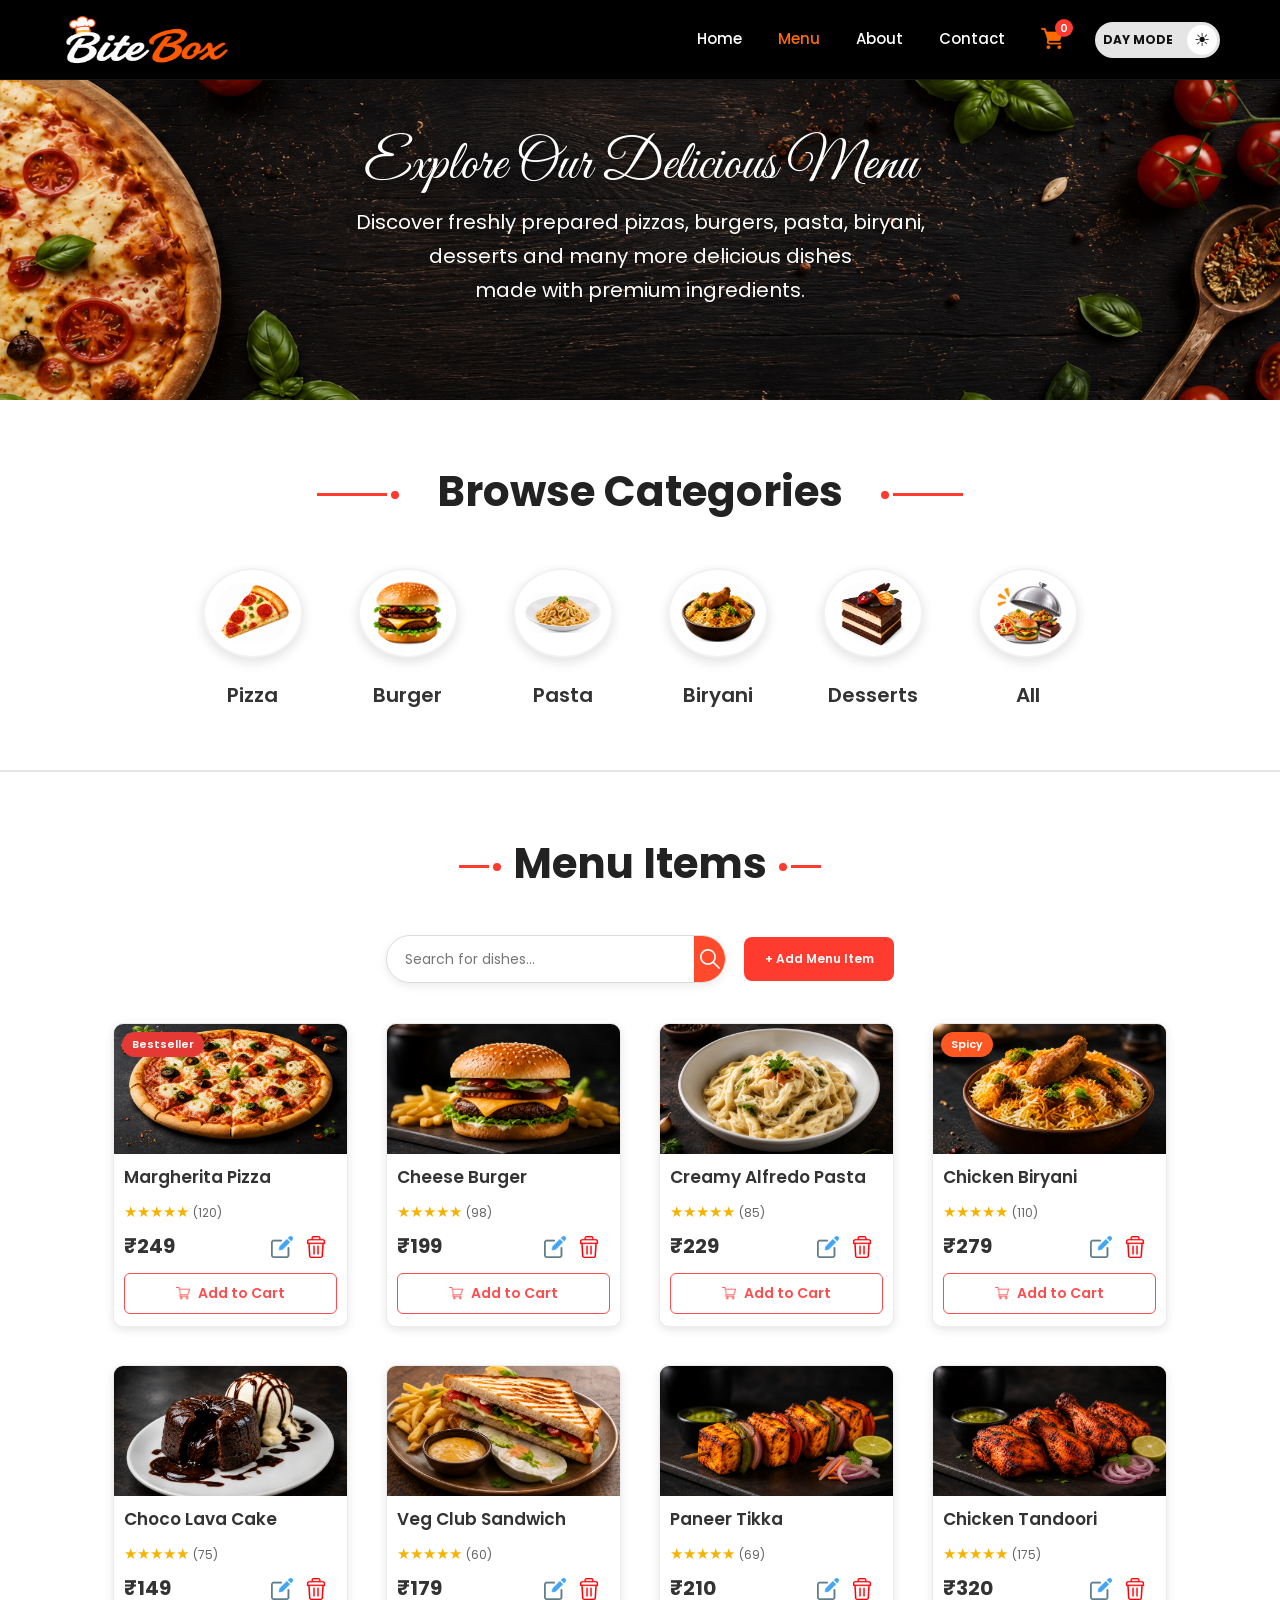
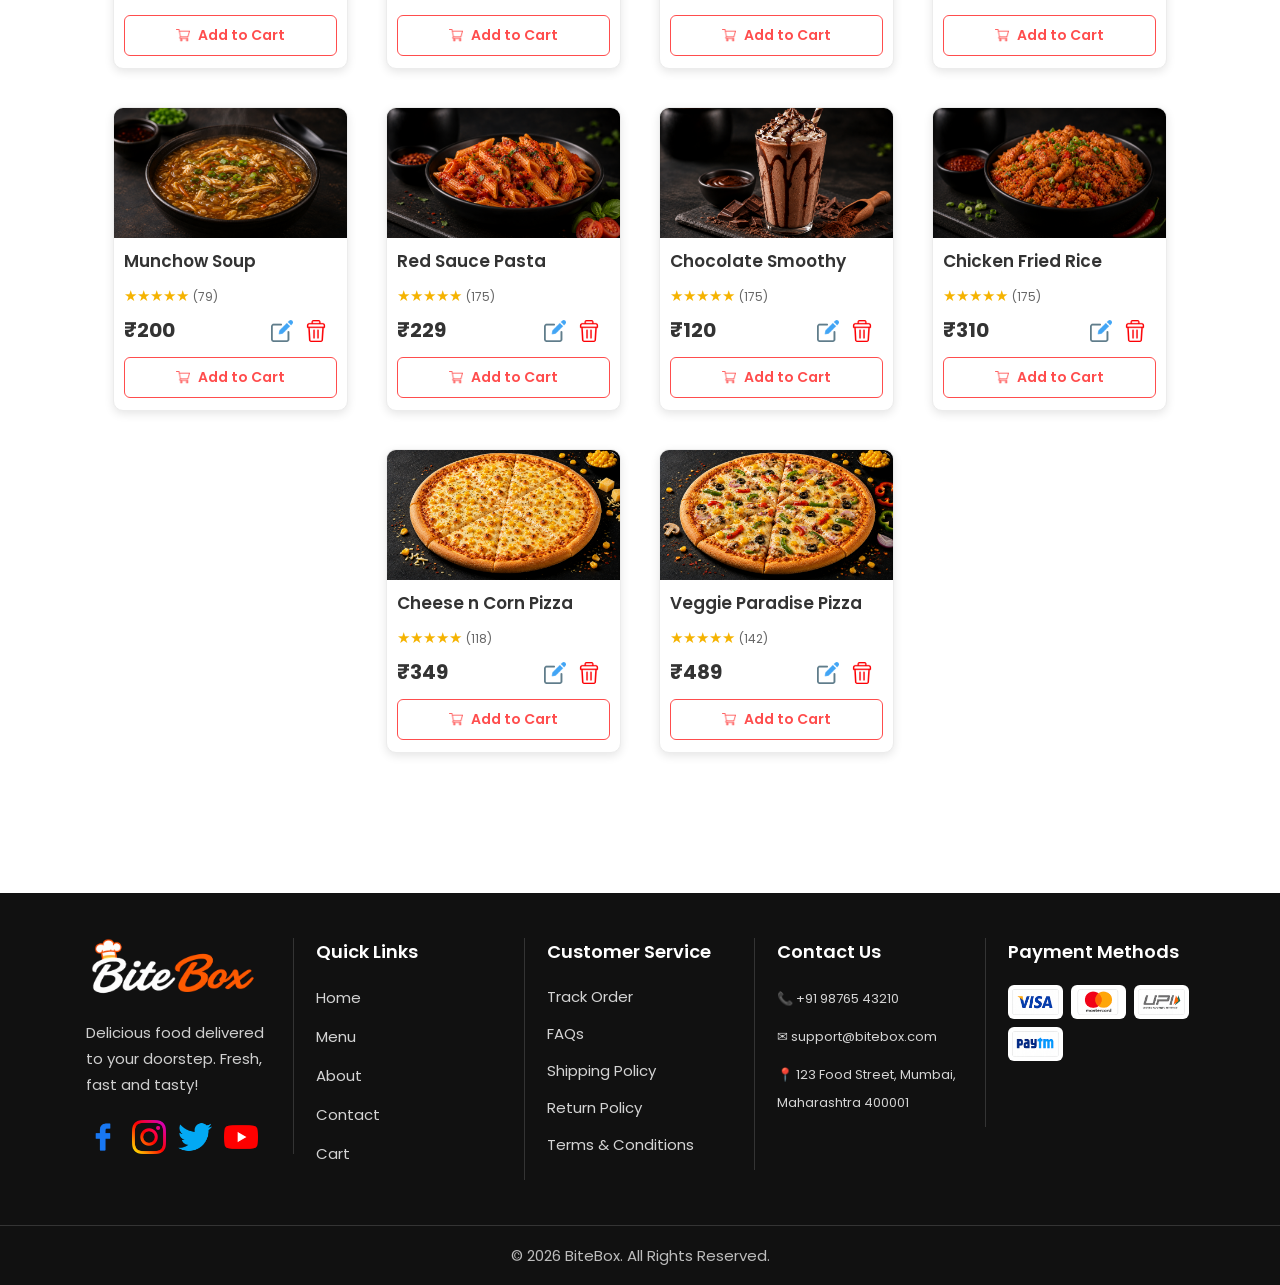
<file: menu.html>
<!DOCTYPE html>
<html lang="en">

<head>
  <meta charset="UTF-8">
  <meta name="viewport" content="width=device-width, initial-scale=1.0">
  <title>Menu - BiteBox</title>
  <link rel="stylesheet" href="css/style.css">
  <link rel="preconnect" href="https://fonts.googleapis.com">
  <link rel="preconnect" href="https://fonts.gstatic.com" crossorigin>
  <link
    href="https://fonts.googleapis.com/css2?family=Great+Vibes&family=Montserrat:wght@400;600;700;800&family=Pacifico&family=Poppins:wght@300;400;500;600;700&display=swap"
    rel="stylesheet">
</head>

<body>
  <header>
    <!--Restaurant Name-->
    <img src="assets/images/logo.png" alt="BiteBox Logo" class="logo">

    <!--Navigation Menu-->
    <nav>
      <a href="index.html"> Home</a>

      <a href="menu.html" class="active">Menu</a>

      <a href="about.html">About</a>

      <a href="contact.html">Contact</a>

      <a href="cart.html" class="cart-icon">
        <span class="cart-wrapper">
          <img src="assets/icons/cart.png" alt="Cart Icon" width="22" height="22">
          <span id="cart-count">0</span>
        </span>
      </a>

      <button type="button" id="theme-toggle" class="theme-toggle">
        <span class="theme-icon">☀</span>
        <span class="theme-text">
          DAY MODE
        </span>
      </button>

    </nav>

  </header>


  <!--Menu hero section-->
  <section id="menu-hero">

    <h1>Explore Our Delicious Menu</h1>

    <p>
      Discover freshly prepared pizzas, burgers, pasta,
      biryani,<br> desserts and many more delicious dishes<br>
      made with premium ingredients.
    </p>

  </section>


  <section id="categories">
    <h2><span></span>Browse Categories<span></span></h2>

    <div>
      <article>
        <img src="assets/icons/pizza-icon.png" alt="Pizza" width="120" height="120">
        <h3>Pizza</h3>
      </article>

      <article>
        <img src="assets/icons/burger-icon.png" alt="Burger" width="120" height="120">
        <h3>Burger</h3>
      </article>

      <article>
        <img src="assets/icons/pasta-icon.png" width="120" height="120">
        <h3>Pasta</h3>
      </article>

      <article>
        <img src="assets/icons/biryani-icon.png" width="120" height="120">
        <h3>Biryani</h3>
      </article>

      <article>
        <img src="assets/icons/cake-icon.png" alt="Desserts" width="120" height="120">
        <h3>Desserts</h3>
      </article>

       <article>
        <img src="assets/icons/all-items.png" alt="Desserts" width="120" height="120">
        <h3>All</h3>
      </article>

    </div>
  </section>


  <!-- Menu Items Section -->

  <section id="menu-items">

    <h2>
      <span></span>
      Menu Items
      <span></span>
    </h2>


    <div class="menu-controls">

      <div class="menu-search">

        <input type="text" id="menu-search" placeholder="Search for dishes...">

        <button type="button" id="search-button">
          <img src="assets/icons/search.png" alt="Search" width="20" height="20">
        </button>

      </div>

      <button type="button" id="add-menu-btn">
        + Add Menu Item
      </button>

    </div>


    <!-- Add Menu Item Modal -->

    <div id="menu-modal" class="menu-modal">

      <div class="menu-modal-content">

        <div class="modal-header">

          <h2>Add Menu Item</h2>

        </div>


        <form id="menu-form">

          <div class="form-row">
            <div class="form-group">
              <label for="menu-name"> Menu Item Name </label>
              <input type="text" id="menu-name" placeholder="Enter item name" required>
            </div>


            <div class="form-group">
              <label for="menu-price"> Price (₹) </label>
              <input type="number" id="menu-price" placeholder="Enter price" required>
            </div>

          </div>


          <div class="form-row">
            <div class="form-group">
              <label for="menu-category"> Category </label>
              <input type="text" id="menu-category" placeholder="Enter category" required>
            </div>


            <div class="form-group">
              <label for="menu-rating"> Rating (0 - 5) </label>
              <input type="text" id="menu-rating" placeholder="★★★★★" required>
            </div>

          </div>


          <div class="form-row">
            <div class="form-group">
              <label for="menu-reviews"> Number of Reviews </label>
              <input type="number" id="menu-reviews" placeholder="Enter number of reviews" required>
            </div>


            <div class="form-group">
              <label for="menu-image"> Image URL / Path </label>
              <input type="text" id="menu-image" placeholder="Enter image URL or path" required>
            </div>

          </div>


          <div class="form-actions">
            <button type="button" id="cancel-menu-form"> Cancel </button>
            <button type="submit"> Add Menu Item </button>
          </div>

        </form>
      </div>
    </div>






    <div id="menu-container">

      <!-- Menu Item 1 -->

      <article data-category="pizza">

        <span class="tag">Bestseller</span>

        <img src="assets/images/margherita-pizza.png" alt="Margherita Pizza">

        <h3>Margherita Pizza</h3>

        <p class="rating">
          ★★★★★
          <small>(120)</small>
        </p>

        <p class="price">₹249</p>

        <div class="menu-actions">

          <button type="button" class="update-menu-btn">
            <img src="assets/icons/edit.png">
          </button>

          <button type="button" class="delete-menu-btn">
             <img src="assets/icons/delete.png">
          </button>

        </div>

        <button>
          <img class="cart" src="assets/icons/cart-button.png" alt="Cart" width="14" height="14">
          Add to Cart
        </button>

      </article>

      <!-- Menu Item 2 -->

      <article data-category="burger">

        <img src="assets/images/cheese-burger.png" alt="Cheese Burger">

        <h3>Cheese Burger</h3>

        <p class="rating">
          &#9733;&#9733;&#9733;&#9733;&#9733;
          <small>(98)</small>
        </p>

        <p class="price">₹199</p>

         <div class="menu-actions">

          <button type="button" class="update-menu-btn">
            <img src="assets/icons/edit.png">
          </button>

          <button type="button" class="delete-menu-btn">
             <img src="assets/icons/delete.png">
          </button>

        </div>

        <button>
          <img class="cart" src="assets/icons/cart-button.png" alt="Cart" width="14" height="14">
          Add to Cart
        </button>

      </article>

      <!-- Menu Item 3 -->

      <article data-category="pasta">

        <img src="assets/images/alfredo-pasta.png" alt="Creamy Alfredo Pasta">

        <h3>Creamy Alfredo Pasta</h3>

        <p class="rating">
          &#9733;&#9733;&#9733;&#9733;&#9733;
          <small>(85)</small>
        </p>

        <p class="price">₹229</p>

         <div class="menu-actions">

          <button type="button" class="update-menu-btn">
            <img src="assets/icons/edit.png">
          </button>

          <button type="button" class="delete-menu-btn">
             <img  src="assets/icons/delete.png">
          </button>

        </div>

        <button>
          <img class="cart" src="assets/icons/cart-button.png" alt="Cart" width="14" height="14">
          Add to Cart
        </button>

      </article>

      <!-- Menu Item 4 -->

      <article data-category="biryani">

        <span class="tag spicy">Spicy</span>

        <img src="assets/images/chicken-biryani.png" alt="Chicken Biryani">

        <h3>Chicken Biryani</h3>

        <p class="rating">
          &#9733;&#9733;&#9733;&#9733;&#9733;
          <small>(110)</small>
        </p>

        <p class="price">₹279</p>

         <div class="menu-actions">

          <button type="button" class="update-menu-btn">
            <img src="assets/icons/edit.png">
          </button>

          <button type="button" class="delete-menu-btn">
             <img src="assets/icons/delete.png">
          </button>

        </div>

        <button>
          <img class="cart" src="assets/icons/cart-button.png" alt="Cart" width="14" height="14">
          Add to Cart
        </button>

      </article>

      <!-- Menu Item 5 -->

      <article data-category="desserts">

        <img src="assets/images/choco-lava-cake.png" alt="Choco Lava Cake">

        <h3>Choco Lava Cake</h3>

        <p class="rating">
          &#9733;&#9733;&#9733;&#9733;&#9733;
          <small>(75)</small>
        </p>

        <p class="price">₹149</p>

         <div class="menu-actions">

          <button type="button" class="update-menu-btn">
            <img src="assets/icons/edit.png">
          </button>

          <button type="button" class="delete-menu-btn">
             <img src="assets/icons/delete.png">
          </button>

        </div>

        <button>
          <img class="cart" src="assets/icons/cart-button.png" alt="Cart" width="14" height="14">
          Add to Cart
        </button>

      </article>

      <!-- Menu Item 6 -->

      <article data-category="sandwich">

        <img src="assets/images/veg-club-sandwich.png" alt="Veg Club Sandwich">

        <h3>Veg Club Sandwich</h3>

        <p class="rating">
          &#9733;&#9733;&#9733;&#9733;&#9733;
          <small>(60)</small>
        </p>

        <p class="price">₹179</p>

         <div class="menu-actions">

          <button type="button" class="update-menu-btn">
            <img src="assets/icons/edit.png">
          </button>

          <button type="button" class="delete-menu-btn">
             <img src="assets/icons/delete.png">
          </button>

        </div>

        <button>
          <img class="cart" src="assets/icons/cart-button.png" alt="Cart" width="14" height="14">
          Add to Cart
        </button>

      </article>

      <!-- Menu Item 7 -->

      <article data-category="tandoor">

        <img src="assets/images/paneer-tikka.png">

        <h3>Paneer Tikka</h3>

        <p class="rating">
          &#9733;&#9733;&#9733;&#9733;&#9733;
          <small>(69)</small>
        </p>

        <p class="price">₹210</p>

         <div class="menu-actions">

          <button type="button" class="update-menu-btn">
            <img src="assets/icons/edit.png">
          </button>

          <button type="button" class="delete-menu-btn">
             <img src="assets/icons/delete.png">
          </button>

        </div>

        <button>
          <img class="cart" src="assets/icons/cart-button.png" alt="Cart" width="14" height="14">
          Add to Cart
        </button>

      </article>

      <!-- Menu Item 8 -->

      <article data-category="tandoor">

        <img src="assets/images/tandoori.png">

        <h3>Chicken Tandoori</h3>

        <p class="rating">
          &#9733;&#9733;&#9733;&#9733;&#9733;
          <small>(175)</small>
        </p>

        <p class="price">₹320</p>

         <div class="menu-actions">

          <button type="button" class="update-menu-btn">
            <img src="assets/icons/edit.png">
          </button>

          <button type="button" class="delete-menu-btn">
             <img src="assets/icons/delete.png">
          </button>

        </div>

        <button>
          <img class="cart" src="assets/icons/cart-button.png" alt="Cart" width="14" height="14">
          Add to Cart
        </button>

      </article>

      <!-- Menu Item 9 -->

      <article data-category="starter">

        <img src="assets/images/soup.png">

        <h3>Munchow Soup</h3>

        <p class="rating">
          &#9733;&#9733;&#9733;&#9733;&#9733;
          <small>(79)</small>
        </p>

        <p class="price">₹200</p>

         <div class="menu-actions">

          <button type="button" class="update-menu-btn">
            <img src="assets/icons/edit.png">
          </button>

          <button type="button" class="delete-menu-btn">
             <img src="assets/icons/delete.png">
          </button>

        </div>

        <button>
          <img class="cart" src="assets/icons/cart-button.png" alt="Cart" width="14" height="14">
          Add to Cart
        </button>

      </article>

      <!-- Menu Item 9 -->

      <article data-category="pasta">

        <img src="assets/images/red-sauce-pasta.png">

        <h3>Red Sauce Pasta</h3>

        <p class="rating">
          &#9733;&#9733;&#9733;&#9733;&#9733;
          <small>(175)</small>
        </p>

        <p class="price">₹229</p>

         <div class="menu-actions">

          <button type="button" class="update-menu-btn">
            <img src="assets/icons/edit.png">
          </button>

          <button type="button" class="delete-menu-btn">
             <img src="assets/icons/delete.png">
          </button>

        </div>

        <button>
          <img class="cart" src="assets/icons/cart-button.png" alt="Cart" width="14" height="14">
          Add to Cart
        </button>

      </article>

      <!-- Menu Item 11 -->

      <article data-category="desserts">

        <img src="assets/images/chocolate-smoothy.png">

        <h3>Chocolate Smoothy</h3>

        <p class="rating">
          &#9733;&#9733;&#9733;&#9733;&#9733;
          <small>(175)</small>
        </p>

        <p class="price">₹120</p>

         <div class="menu-actions">

          <button type="button" class="update-menu-btn">
            <img src="assets/icons/edit.png">
          </button>

          <button type="button" class="delete-menu-btn">
             <img src="assets/icons/delete.png">
          </button>

        </div>

        <button>
          <img class="cart" src="assets/icons/cart-button.png" alt="Cart" width="14" height="14">
          Add to Cart
        </button>

      </article>


      <!-- Menu Item 12 -->

      <article data-category="biryani">

        <img src="assets/images/fried-rice.png">

        <h3>Chicken Fried Rice</h3>


        <p class="rating">
          &#9733;&#9733;&#9733;&#9733;&#9733;
          <small>(175)</small>
        </p>

        <p class="price">₹310</p>

         <div class="menu-actions">

          <button type="button" class="update-menu-btn">
            <img src="assets/icons/edit.png">
          </button>

          <button type="button" class="delete-menu-btn">
             <img src="assets/icons/delete.png">
          </button>

        </div>

        <button>
          <img class="cart" src="assets/icons/cart-button.png" alt="Cart" width="14" height="14">
          Add to Cart
        </button>

      </article>



      <!-- Menu Item 12 -->

      <article data-category="pizza">

        <img src="assets/images/cheese-n-corn.png">

        <h3>Cheese n Corn Pizza</h3>

        <p class="rating">
          &#9733;&#9733;&#9733;&#9733;&#9733;
          <small>(118)</small>
        </p>

        <p class="price">₹349</p>

         <div class="menu-actions">

          <button type="button" class="update-menu-btn">
            <img src="assets/icons/edit.png">
          </button>

          <button type="button" class="delete-menu-btn">
             <img src="assets/icons/delete.png">
          </button>

        </div>

        <button>
          <img class="cart" src="assets/icons/cart-button.png" alt="Cart" width="14" height="14">
          Add to Cart
        </button>

      </article>



      <article data-category="pizza">

        <img src="assets/images/veggie-paradise.png">

        <h3>Veggie Paradise Pizza</h3>

        <p class="rating">
          &#9733;&#9733;&#9733;&#9733;&#9733;
          <small>(142)</small>
        </p>

        <p class="price">₹489</p>

         <div class="menu-actions">

          <button type="button" class="update-menu-btn">
            <img src="assets/icons/edit.png">
          </button>

          <button type="button" class="delete-menu-btn">
             <img src="assets/icons/delete.png">
          </button>

        </div>

        <button>
          <img class="cart" src="assets/icons/cart-button.png" alt="Cart" width="14" height="14">
          Add to Cart
        </button>

      </article>


    </div>

  </section>




  <!-- Footer Logo Section -->
  <footer>
    <div class="footer-container">
      <section>
        <img src="assets/images/logo.png" alt="BiteBox Logo" width="180">
        <p> Delicious food delivered to your doorstep.
          Fresh, fast and tasty!
        </p>

        <div class="footer-socials">

          <a href="#">
            <img src="assets/icons/facebook.png" alt="Facebook" width="35" height="35">
          </a>

          <a href="#">
            <img src="assets/icons/instagram.png" alt="Instagram" width="35" height="35">
          </a>

          <a href="#">
            <img src="assets/icons/twitter.png" alt="Twitter" width="35" height="35">
          </a>

          <a href="#">
            <img src="assets/icons/youtube.png" alt="YouTube" width="35" height="35">
          </a>
        </div>
      </section>



      <!-- Quick Links -->

      <section>
        <h3>Quick Links</h3>
        <ul>
          <li><a href="index.html">Home</a></li>
          <li><a href="menu.html">Menu</a></li>
          <li><a href="about.html">About</a></li>
          <li><a href="contact.html">Contact</a></li>
          <li><a href="cart.html">Cart</a></li>
        </ul>
      </section>



      <!-- Customer Service -->
      <section>
        <h3>Customer Service</h3>
        <ul>
          <li>Track Order</li>
          <li>FAQs</li>
          <li>Shipping Policy</li>
          <li>Return Policy</li>
          <li>Terms & Conditions</li>
        </ul>

      </section>



      <!-- Contact Information -->

      <section>
        <h3>Contact Us</h3>
        <p>📞 +91 98765 43210</p>
        <p>✉ support@bitebox.com</p>
        <p> 📍 123 Food Street, Mumbai, Maharashtra 400001 </p>
      </section>



      <!-- Payment Methods -->

      <section>
        <h3>Payment Methods</h3>
        <div class="payment-icons">
          <img src="assets/images/visa.png" alt="Visa">
          <img src="assets/images/mastercard.png" alt="MasterCard">
          <img src="assets/images/upi.png" alt="UPI">
          <img src="assets/images/paytm.png" alt="Paytm">
        </div>
      </section>
    </div>


    <p> © 2026 BiteBox. All Rights Reserved. </p>

  </footer>

  <script src="js/script.js"></script>
</body>


</html>
</file>
<file: css/style.css>
/* Global Website Styling */

* {
    margin: 0;
    padding: 0;
    box-sizing: border-box;
    font-family: "Poppins", sans-serif;
}




header {
    width: 100%;
    height: 80px;
    padding: 0 60px;
    background: black;
    /* background:#111111; */
    /* background:white; */
    border-bottom: 1px solid rgba(255, 255, 255, .08);

    display: flex;
    justify-content: space-between;
    align-items: center;

    position: sticky;
    top: 0;
    z-index: 1000;
}



.logo {
    width: 170px;
    height: 50px;
}

header nav {
    display: flex;
    align-items: center;
    gap: 28px;

}

header nav a {
    display: flex;
    align-items: center;
    justify-content: center;

    height: 80px;
    padding: 0 4px;

    text-decoration: none;
    color: #ffffff;
    /* color: black; */
    font-size: 15px;
    font-weight: 500;

    border-bottom: 3px solid transparent;
}

.cart-icon img {
    display: block;
    width: 22px;
    height: 22px;
}


.cart-icon:hover img {
    transform: scale(1.1);
}



header nav a:hover {
    color: #ff6b00;
}



/* Active Navigation Link */

nav a.active {
    color: #ff6b00;
}


/* Home Hero Section */

#home-hero {

    background-image: url("../assets/images/home-hero.png");
    background-repeat: no-repeat;
    background-position: center right;
    background-size: cover;
    height: 430px;
    padding: 55px 80px;

}

#home-hero h1 {
    color: white;
    font-family: "Montserrat", sans-serif;
    font-size: 52px;
    font-weight: 800;
    line-height: 58px;
    width: 650px;
    margin-bottom: 20px;
}

#home-hero h1 span {
    color: #F5A300;
}


/* Home Hero Description */

#home-hero p {
    color: white;
    font-size: 18px;
    line-height: 28px;
    width: 420px;
    margin-bottom: 35px;
}




/* Hero Buttons */

.hero-buttons {
    margin-top: 25px;

}

.hero-buttons a {
    display: inline-block;
    min-width: 180px;
    padding: 15px 30px;
    text-align: center;
    text-decoration: none;
    font-size: 18px;
    font-weight: 600;
    border-radius: 6px;
    transition: 0.3s;

}

.order-btn {
    background-color: #F44336;
    color: white;
    margin-right: 0;
    width: 250px;
    border: 2px solid white;
}

.menu-btn {
    background-color: transparent;
    color: white;
    border: 2px solid white;
    width: 250px;
    margin-left: 20px;
}

.order-btn:hover {
    background-color: #D32F2F;

}

.menu-btn:hover {
    background-color: white;
    color: #222;

}


/*--------------------------------- Why Choose BiteBox Section ---------------------------------*/

/* Why Choose BiteBox Section */

#features {
    background-color: #ffffff;
    padding: 45px 25px;
    display: flex;
    flex-wrap: wrap;
    justify-content: center;
}

/* Section Heading */

#features h2 {
    width: 100%;
    text-align: center;
    font-size: 42px;
    font-weight: 700;
    color: #222222;
    margin-bottom: 40px;
    position: relative;
}

#features h2::after {
    content: "";
    display: block;
    width: 70px;
    height: 3px;
    background-color: #ff6b00;
    margin: 10px auto 0;
}

/* Feature Card */

#features article {
    width: 300px;
    padding: 0 15px;
    display: flex;
    align-items: center;
    border-right: 1px solid #e5e5e5;
}	

#features article:last-child {
    border-right: none;
}

/* Feature Icon */

#features article img {
    width: 55px;
    height: 55px;
    margin-right: 20px;
    flex-shrink: 0;
}

/* Feature Content */

#features article div {
    flex: 1;
}

/* Feature Title */

#features article h3 {
    font-size: 18px;
    font-weight: 700;
    color: #000000;
    margin-bottom: 6px;
}

/* Feature Description */

#features article p {
    font-size: 16px;
    color: #3a3939;
    line-height: 21px;
    margin: 0;
}


/*--------------------------------- Popular Dishes Section ---------------------------------*/

/* Popular Dishes Section */

#popular-dishes {
    background-color: #ffffff;
    padding: 60px 30px;
    display: flex;
    flex-wrap: wrap;
    justify-content: center;
    gap: 18px;
}

/* Section Heading */

#popular-dishes h2 {
    width: 100%;
    text-align: center;
    font-size: 42px;
    font-weight: 700;
    color: #222222;
    margin-bottom: 22px;
    position: relative;
}

#popular-dishes h2::after {
    content: "";
    display: block;
    width: 70px;
    height: 3px;
    background-color: #ff6b00;
    margin: 10px auto 0;
}

/* Dish Card */

#popular-dishes article {
    width: 225px;
    background-color: #ffffff;
    border-radius: 14px;
    overflow: hidden;
    box-shadow: 0 3px 12px rgba(0, 0, 0, 0.12);
}

/* Food Image */

#popular-dishes article img {
    width: 100%;
    height: 135px;
    object-fit: cover;
    display: block;
}

/* Dish Name */

#popular-dishes article h3 {
    font-size: 18px;
    font-weight: 700;
    color: #222222;
    margin: 10px 12px 6px;
}

/* Rating & Price */

#popular-dishes .details {
    display: flex;
    justify-content: space-between;
    align-items: center;
    padding: 0 12px 10px;
}

/* Ratings */

#popular-dishes .ratings {
    color: #f5b301;
    font-size: 18px;
    font-weight: 600;
    margin: 0;
}

/* Review Count */

#popular-dishes .ratings small {
    color: #666666;
    font-size: 12px;
}

/* Price */

#popular-dishes .price {
    color: #f44336;
    font-size: 20px;
    font-weight: 700;
    margin: 0;
}

/* Hover Effect */

#popular-dishes article:hover {
    box-shadow: 0 8px 22px rgba(0, 0, 0, 0.18);
}



/*--------------------------------- Today's Special Offer Section ---------------------------------*/

#offer {
    width: 95%;
    height: 250px;
    margin: 40px auto;
    padding: 28px 55px;
    box-sizing: border-box;
    background-image: url("../assets/images/offer-banner.png");
    background-repeat: no-repeat;
    background-size: 100% 100%;
    background-position: center;
    border-radius: 20px;
}

/* Offer Content */

.offer-content {
    width: 38%;
}

/* Heading */

.offer-content h2 {
    font-size: 34px;
    font-weight: 800;
    color: #ffffff;
    line-height: 1.15;
    margin-bottom: 15px;
}

.offer-content h2 span {
    background: linear-gradient(180deg, #ffffff 0%, #fff9d8 25%, #ffe47a 55%, #ffc107 80%, #ff9800 100%);
    -webkit-background-clip: text;
    -webkit-text-fill-color: transparent;
    background-clip: text;
}

/* Description */

.offer-content p {
    font-size: 18px;
    color: #ffffff;
    line-height: 1.5;
    margin-bottom: 10px;
}

.offer-content strong {
    color: #ffb400;
}

/* Button */

.offer-content a {
    display: inline-block;
    margin-top: 8px;
    padding: 12px 32px;
    background: #ff3b30;
    color: #ffffff;
    text-decoration: none;
    font-size: 17px;
    font-weight: 600;
    border-radius: 8px;
    width: 200px;
    text-align: center;
}

.offer-content a:hover {
    background-color: #D32F2F;
}


/*--------------------------------- Customer Reviews Section ---------------------------------*/

#reviews {
    background: #ffffff;
    padding: 20px 30px 40px;
    display: flex;
    flex-wrap: wrap;
    justify-content: center;
    gap: 22px;
}

/* Section Heading */

#reviews h2 {
    width: 100%;
    text-align: center;
    font-size: 42px;
    font-weight: 700;
    color: #222222;
    margin-bottom: 30px;
    position: relative;
}

#reviews h2::after {
    content: "";
    display: block;
    width: 70px;
    height: 3px;
    background: #ff6b00;
    margin: 10px auto 0;
}

/* Review Card */

#reviews article {
    width: 330px;
    background: #ffffff;
    padding: 25px 20px 18px;
    border-radius: 12px;
    box-shadow: 0 3px 12px rgba(0, 0, 0, 0.12);
    position: relative;
}

/* Quote Icon */

#reviews article::before {
    content: "❝";
    position: absolute;
    top: -14px;
    left: 18px;
    font-size: 42px;
    color: #ff3b30;
    background: #ffffff;
    line-height: 1;
    padding: 0 4px;
}

/* Review Text */

#reviews article>p {
    font-size: 15px;
    color: #444444;
    line-height: 22px;
    margin: 0 0 14px;
}

/* Customer Section */

#reviews .customer {
    display: flex;
    align-items: center;
}

/* Customer Image */

#reviews .customer img {
    width: 46px;
    height: 46px;
    border-radius: 50%;
    object-fit: cover;
    margin-right: 10px;
}

/* Customer Name */

#reviews .customer h3 {
    font-size: 17px;
    font-weight: 700;
    color: #222222;
    margin: 0 0 4px;
}

/* Rating */

#reviews .customer span {
    color: #f5b301;
    font-size: 16px;
}

/* Hover Effect */

#reviews article:hover {
    box-shadow: 0 8px 20px rgba(0, 0, 0, 0.18);
}


/*--------------------------------- Newsletter Section ---------------------------------*/

/* Newsletter Section */

#newsletter {
    width: 100%;
    /* margin:10px 0 0; */
    margin-top: 50px;
    margin-bottom: 0px;
    padding: 10px 65px;
    background: linear-gradient(to right, #f44336, #e53935, #d32f2f);
    display: flex;
    justify-content: space-between;
    align-items: center;
    box-sizing: border-box;
}

/* Left Content */

.newsletter-content {
    display: flex;
    align-items: center;
    gap: 30px;
}

/* Mail Icon */

.newsletter-content img {
    width: 55px;
    height: 55px;
    background: #ffffff;
    border-radius: 50%;
    padding: 8px;
}

/* Heading */

.newsletter-content h2 {
    font-size: 28px;
    font-weight: 700;
    color: #ffffff;
    margin-bottom: 2px;
    line-height: 1.1;
}

/* Description */

.newsletter-content p {
    font-size: 15px;
    color: #ffeaea;
    line-height: 20px;
    margin: 0;
}

/* Newsletter Form */

.newsletter-form {
    display: flex;
    align-items: center;
}

/* Email Input */

.newsletter-form input {
    width: 300px;
    height: 38px;
    border: none;
    outline: none;
    padding: 0 14px;
    font-size: 14px;
    border-radius: 4px 0 0 4px;
}

/* Subscribe Button */

.newsletter-form button {
    height: 38px;
    padding: 0 24px;
    border: none;
    background: #111111;
    color: #ffffff;
    font-size: 14px;
    font-weight: 600;
    cursor: pointer;
    border-radius: 0 4px 4px 0;
}

/* Newsletter Image */

.newsletter-image img {
    width: 140px;
    height: auto;
    display: block;
}

/* Hover Effect */

.newsletter-form button:hover {
    background: #000000;
}


/*---------------------------------Menu page CSS ---------------------------------------*/

/*Menu hero bckground */
#menu-hero {
    background-image: url("../assets/images/menu-hero.png");
    background-repeat: no-repeat;
    background-position: center;
    background-size: cover;
    height: 320px;
    padding: 50px 80px;
    text-align: center;
    padding-top: 55px;
}


#menu-hero h1 {

    font-family: "Great Vibes", cursive;
    font-size: 56px;
    line-height: 60px;
    font-weight: 400;
    color: white;
    text-align: center;
    text-shadow: 2px 2px 8px rgba(0, 0, 0, 0.5);
    margin-bottom: 10px;

}

/* Menu Hero Description */

#menu-hero p {

    color: white;
    font-size: 20px;
    line-height: 34px;
    width: 700px;
    text-align: center;
    margin: 0 auto 35px;

}

/*--------------------------------- Browse Categories Section ---------------------------------*/

/* Browse Categories Section */

#categories {
    background-color: #ffffff;
    padding: 60px 30px;
    text-align: center;
    border-bottom: 2px solid #e5e5e5;
}

/* Section Heading */

#categories h2 {
    font-size: 42px;
    font-weight: 700;
    color: #222222;
    margin-bottom: 45px;
}

#categories h2 span {
    display: inline-block;
    width: 70px;
    height: 3px;
    background: #ff3b30;
    vertical-align: middle;
    margin: 10px 50px;
    position: relative;
}

#categories h2 span::before {
    content: "";
    width: 8px;
    height: 8px;
    background: #ff3b30;
    border-radius: 50%;
    position: absolute;
    top: -2px;
}

#categories h2 span:first-child::before {
    right: -12px;
}

#categories h2 span:last-child::before {
    left: -12px;
}

/* Categories Container */

#categories div {
    display: flex;
    justify-content: center;
    align-items: flex-start;
    flex-wrap: wrap;
    gap: 55px;
}

/* Category Item */

#categories article {
    text-align: center;
}

/* Category Icon */

#categories article img {
    width: 100px;
    height: 90px;
    padding: 10px;
    background: #ffffff;
    border: 2px solid #f2f2f2;
    border-radius: 50%;
    object-fit: contain;
    box-shadow: 0 4px 12px rgba(0, 0, 0, 0.12);
    margin-bottom: 15px;
}

/* Category Name */

#categories article h3 {
    font-size: 20px;
    font-weight: 600;
    color: #333333;
}

/* Hover Effect */

#categories article img:hover {
    box-shadow: 0 8px 18px rgba(0, 0, 0, 0.18);
}


/*--------------------------------- Menu Items Section ---------------------------------*/

/* Menu Items Section */

#menu-items {
    background: #ffffff;
    padding: 60px 25px;
    text-align: center;
}

/* Section Heading */

#menu-items h2 {
    font-size: 42px;
    font-weight: 700;
    color: #222222;
    margin-bottom: 40px;
}

#menu-items h2 span {
    display: inline-block;
    width: 30px;
    height: 3px;
    background: #ff3b30;
    margin: 0 15px;
    position: relative;
    vertical-align: middle;
}

#menu-items h2 span::before {
    content: "";
    width: 8px;
    height: 8px;
    background: #ff3b30;
    border-radius: 50%;
    position: absolute;
    top: -2px;
}

#menu-items h2 span:first-child::before {
    right: -12px;
}

#menu-items h2 span:last-child::before {
    left: -12px;
}

/* Menu Items Container */

#menu-items>div {
    display: flex;
    justify-content: center;
    flex-wrap: wrap;
    gap: 18px;
}

/* Menu Item Card */

#menu-items article {
    width: 235px;
    background: #ffffff;
    border: 1px solid #ececec;
    border-radius: 10px;
    overflow: hidden;
    box-shadow: 0 3px 10px rgba(0, 0, 0, 0.10);
    text-align: left;
    position: relative;
    margin: 10px;
}

/* Badge */

.tag {
    position: absolute;
    top: 8px;
    left: 8px;
    background: #e53935;
    color: #ffffff;
    padding: 4px 10px;
    font-size: 11px;
    font-weight: 600;
    border-radius: 20px;
}

.spicy {
    background: #ff5722;
}

/* Food Image */

#menu-items article img {
    width: 100%;
    height: 130px;
    object-fit: cover;
    display: block;
}

/* Food Name */

#menu-items article h3 {
    font-size: 17px;
    font-weight: 600;
    color: #333333;
    margin: 10px;
}

/* Rating */

.rating {
    margin: 0 10px 8px;
    color: #f5b301;
    font-size: 15px;
}

.rating small {
    color: #666666;
    font-size: 12px;
}

/* Price */

.price {
    margin: 0 10px 12px;
    font-size: 20px;
    font-weight: 700;
    color: #333333;
}

/* Add to Cart Button */

#menu-items article button {
    width: calc(100% - 20px);
    margin: 0 10px 12px;
    padding: 9px 0;
    background: #ffffff;
    color: #ff4d4d;
    border: 1px solid #ff4d4d;
    border-radius: 6px;
    cursor: pointer;

    display: flex;
    justify-content: center;
    align-items: center;
    gap: 8px;

    font-size: 14px;
    font-weight: 600;
     transition: all 0.25s ease;
}


#menu-items article button img {
    width: 14px;
    height: 14px;
}




#menu-items article button:hover {
    background: #ff4d4d;
    color: #ffffff;
    transform: translateY(-2px);
    box-shadow: 0 5px 12px rgba(255, 77, 77, 0.25);
}

#menu-items article button:hover .cart {
    filter: brightness(0) invert(1);
}

/* Hover Effect */

#menu-items article:hover {
    box-shadow: 0 8px 18px rgba(0, 0, 0, 0.18);
}






/*---------------------------------Contact page CSS ---------------------------------------*/
/* Contact Hero Section */

#contact-hero {
    background-image: url("../assets/images/contact-hero.png");

    background-repeat: no-repeat;

    background-position: 100% 85%;

    background-size: cover;

    height: 320px;

    padding: 60px 80px;

    text-align: left;
}


/* Contact Hero Heading */

#contact-hero h2 {

    color: #ffffff;
    font-size: 52px;
    font-weight: 700;
    margin-bottom: 10px;

}

/* Highlight 'Us' */

#contact-hero h2 span {

    color: #ff6b00;

}

/* Contact Hero Subtitle */

#contact-hero h3 {

    color: #ffffff;
    font-size: 19px;
    font-weight: 500;
    margin-bottom: 20px;

}

/* Contact Hero Decorative Line */

#contact-hero hr {

    width: 70px;
    height: 4px;
    background-color: #ff6b00;
    border: none;
    border-radius: 10px;
    margin-bottom: 25px;

}

/* Contact Hero Description */

#contact-hero p {

    color: #ffffff;
    font-size: 18px;
    line-height: 30px;
    width: 460px;

}


/*--------------------------------- Contact Information Section ---------------------------------*/

/* Section */

#contact-info {
    background: #ffffff;
    /* padding:80px 60px; */
    padding-top: 60px;
    ;
}

/* Section Title */

#contact-info .section-title {
    text-align: center;
    margin-bottom: 50px;
}

/* Small Heading */

#contact-info .section-title h4 {
    color: #ff6b00;
    font-size: 24px;
    font-family: "Allura", cursive;
    font-weight: 400;
    margin-bottom: 6px;
    position: relative;
    display: inline-block;
}

#contact-info .section-title h4::before,
#contact-info .section-title h4::after {
    content: "";
    width: 55px;
    height: 2px;
    background: #ff6b00;
    position: absolute;
    top: 50%;
}

#contact-info .section-title h4::before {
    right: 105%;
}

#contact-info .section-title h4::after {
    left: 105%;
}

/* Main Heading */

#contact-info .section-title h2 {
    font-size: 44px;
    font-weight: 700;
    color: #222222;
}

/* Cards Container */

.contact-container {
    display: flex;
    justify-content: center;
    gap: 28px;
}

/* Contact Card */

.contact-container article {
    width: 280px;
    background: #ffffff;
    text-align: center;
    padding: 35px 25px;
    border-radius: 14px;
    box-shadow: 0 5px 18px rgba(0, 0, 0, .10);
    height: 300px;
}

/* Main Icons */

.contact-container article>img:first-child {
    width: 70px;
    height: 70px;
    background: #fff2e8;
    padding: 18px;
    box-sizing: border-box;
    border-radius: 50%;
    margin-bottom: 20px;
}

/* Card Heading */

.contact-container article h3 {
    font-size: 20px;
    color: #222222;
    margin-bottom: 15px;
}

/* Card Details */

.contact-container article p {
    font-size: 15px;
    color: #555555;
    line-height: 28px;
    margin: 0;
}

/* Social Icons */

.contact-container article a {
    text-decoration: none;
    margin: 0 5px;
    display: inline-block;
}

.contact-container article a img {
    width: 30px;
    height: 30px;
    margin-top: 8px;
}

/* Card Hover */

.contact-container article:hover {
    box-shadow: 0 10px 25px rgba(0, 0, 0, .15);
}








/*================ Contact Details Section =================*/

#contact-details {
    width: 95%;
    /* margin:60px auto; */
    margin-top: 60px;
    margin-left: 30px;
    background: #fff8f4;
    padding: 30px;
    border-radius: 18px;
    display: flex;
    justify-content: space-between;
    align-items: stretch;
    gap: 35px;
    box-sizing: border-box;
}

/*================ Left Column =================*/

.left-column {
    width: 40%;
    display: flex;
    flex-direction: column;
}

/* Business Hours Card */

.business-card {
    /* background:#ffffff; */
    padding: 22px;
    border-radius: 14px;
    /* box-shadow:0 4px 12px rgba(0,0,0,.08); */
}

/* Heading */

.business-card h2 {
    font-size: 30px;
    font-weight: 700;
    color: #222222;
    margin-bottom: 10px;
}

/* Orange Line */

.business-card hr {
    width: 55px;
    height: 3px;
    background: #ff6b00;
    border: none;
    margin-bottom: 20px;
}

/* Content */

.business-content {
    display: flex;
    gap: 18px;
    align-items: flex-start;
}

/* Clock Icon */

.business-content img {
    width: 48px;
    height: 48px;
    margin-top: 5px;
}

/* Table */

.business-card table {
    width: 100%;
    border-collapse: collapse;
}

.business-card td {
    padding: 10px 0;
    font-size: 14px;
    color: #555555;
}

.business-card td:last-child {
    text-align: right;
    font-weight: 600;
    color: #222222;
}

/*================ Event Card =================*/

.event-card {
    margin-top: 15px;
    background: #fff4ee;
    border-radius: 14px;
    padding: 18px;
    display: flex;
    align-items: center;
    gap: 18px;
    flex: 1;
    border-style: solid;
    border-color: white;
}

/* Event Icon */

.event-card img {
    width: 58px;
    height: 58px;
    background: white;
    padding: 14px;
    border-radius: 50%;
    box-sizing: border-box;
    flex-shrink: 0;
}

/* Event Heading */

.event-card h3 {
    font-size: 22px;
    color: #222222;
    margin-bottom: 8px;
}

/* Event Text */

.event-card p {
    font-size: 14px;
    color: #666666;
    line-height: 22px;
    margin-bottom: 15px;
}

/* Button */

.event-card a {
    display: inline-block;
    background: #ff6b00;
    color: #ffffff;
    text-decoration: none;
    padding: 10px 24px;
    border-radius: 30px;
    font-size: 14px;
    font-weight: 600;
}

/*================ Right Column =================*/

.right-column {
    width: 66%;
    /* background:#ffffff; */
    padding: 22px;
    border-radius: 14px;
    /* box-shadow:0 4px 12px rgba(0,0,0,.08); */
}

/* Heading */

.right-column h2 {
    font-size: 30px;
    font-weight: 700;
    color: #222222;
    margin-bottom: 10px;
}

/* Orange Line */

.right-column hr {
    width: 55px;
    height: 3px;
    background: #ff6b00;
    border: none;
    margin-bottom: 20px;
}

/*================ Form =================*/

.form-row {
    display: flex;
    gap: 20px;
    margin-bottom: 15px;
}

.form-row input {
    width: 50%;
    height: 50px;
    padding: 0 14px;
    border: 1px solid #e5e5e5;
    border-radius: 5px;
    font-size: 14px;
    font-family: Poppins, sans-serif;
    box-sizing: border-box;
    outline: none;
}

/* Textarea */

textarea {
    width: 100%;
    height: 120px;
    padding: 14px;
    border: 1px solid #e5e5e5;
    border-radius: 5px;
    resize: none;
    margin-bottom: 15px;
    font-size: 14px;
    font-family: Poppins, sans-serif;
    box-sizing: border-box;
    outline: none;
}

/* Focus */

.form-row input:focus,
textarea:focus {
    border-color: #ff6b00;
}

/* Button */

.contact-form-button {
    width: 100%;
    height: 42px;
    background: #ff6b00;
    color: #ffffff;
    border: none;
    border-radius: 5px;
    font-size: 14px;
    font-weight: 600;
    font-family: Poppins, sans-serif;
    cursor: pointer;
}

/* Hover Effects */

.event-card a:hover,
.contact-form-button:hover {
    background: #e65c00;
}


/*========================================= Restaurant Location Section===================================*/


#google-map {
    background: #ffffff;
    padding: 100px 50px 70px;
}


#google-map .section-title {
    text-align: center;
    margin-bottom: 30px;
}

#google-map .section-title h4 {
    color: #ff6b00;
    font-size: 28px;
    font-family: "Allura", cursive;
    font-weight: 400;
    display: inline-block;
    position: relative;
    margin-bottom: 8px;
}

#google-map .section-title h4::before,
#google-map .section-title h4::after {
    content: "";
    width: 55px;
    height: 2px;
    background: #ff6b00;
    position: absolute;
    top: 50%;
}

#google-map .section-title h4::before {
    right: 110%;
}

#google-map .section-title h4::after {
    left: 110%;
}

#google-map .section-title h2 {
    font-size: 40px;
    color: #222222;
    margin-bottom: 12px;
}

#google-map .section-title p {
    font-size: 15px;
    color: #666666;
    line-height: 24px;
    max-width: 650px;
    margin: auto;
}


#google-map iframe {
    width: 100%;
    height: 380px;
    display: block;
    border: none;
    border-radius: 16px;
    overflow: hidden;
    box-shadow: 0 8px 20px rgba(0, 0, 0, .12);
}










/*---------------------------------about page CSS ---------------------------------------*/
/* About Hero Section */

#about-hero {

    background-image: url("../assets/images/about-hero.png");

    background-repeat: no-repeat;

    background-position: right center;

    background-size: cover;

    height: 320px;

    padding: 45px 200px;

    text-align: center;

}

/* About Hero Content */

#about-hero .hero-content {

    width: 400px;
    text-align: left;

}



/* About Hero Heading */

#about-hero h2 {

    color: #ffffff;

    font-family: "Montserrat", sans-serif;

    font-size: 72px;

    font-weight: 700;

    line-height: 54px;

    margin-bottom: 10px;

}



/* About Highlight */

#about-hero h2 span {

    font-family: "Allura", cursive;

    color: #ff6b00;

    font-size: 62px;

    font-weight: 400;

}



/* About Hero Subtitle */

#about-hero p {

    color: #ffffff;

    font-size: 22px;

    font-weight: 400;

    margin-bottom: 18px;

}

/* Decorative Line */

#about-hero hr {

    width: 45px;

    height: 3px;

    background-color: #ff6b00;

    border: none;

    border-radius: 20px;

}

/*--------------------------------- Our Story Section ---------------------------------*/

#story {
    background: #ffffff;
    padding: 80px 70px;
}

/* Layout */

#story>article {
    display: flex;
    justify-content: center;
    align-items: center;
    gap: 70px;
    margin-left: 10px;
}

/* Restaurant Image */

#story>article>img {
    width: 500px;
    border-radius: 16px;
    box-shadow: 0 8px 20px rgba(0, 0, 0, .12);
}

/* Right Content */

.story-content {
    width: 520px;
}

/* Small Heading */

.story-content small {
    color: #ff6b35;
    font-size: 30px;
    font-weight: 800;
    font-family: "Allura", cursive;
}

/* Main Heading */

.story-content h2 {
    font-size: 40px;
    color: #222;
    line-height: 58px;
    margin: 8px 0 20px;
}

.story-content h2 span {
    color: #ff6b35;
    font-family: "Allura", cursive;
    font-size: 56px;
    font-weight: 400;
}

/* Paragraph */

.story-content p {
    color: #666;
    font-size: 16px;
    line-height: 30px;
    margin-bottom: 18px;
}

/* Feature Section */

.story-features {
    display: flex;
    justify-content: space-between;
    margin-top: 35px;
}

/* Feature */

.story-features article {
    display: flex;
    align-items: center;
    gap: 12px;
}

/* Circular Icon */

.feature-icon {
    width: 58px;
    height: 58px;
    border-radius: 50%;
    background: #fff2ea;
    display: flex;
    justify-content: center;
    align-items: center;
}

.feature-icon img {
    width: 26px;
    height: 26px;
}

/* Feature Heading */

.story-features h4 {
    font-size: 15px;
    color: #222;
    margin-bottom: 2px;
}

/* Feature Text */

.story-features article p {
    margin: 0;
    font-size: 14px;
    color: #555;
    line-height: 20px;
}



/* Vision and mission*/
/* Section */

#mission-vision {
    background: #ffffff;
    padding: 0px 80px;
}

/* Section Heading */

#mission-vision>h2 {
    text-align: center;
    font-size: 42px;
    font-weight: 700;
    color: #222222;
    margin-bottom: 50px;
    position: relative;
}

#mission-vision>h2::after {
    content: "";
    display: block;
    width: 70px;
    height: 3px;
    background: #ff6b00;
    margin: 12px auto 0;
}

/* Cards Container */

#mission-vision>div {
    display: flex;
    justify-content: center;
}

/* Card */

#mission-vision article {
    flex: 1;
    display: flex;
    align-items: center;
    gap: 22px;

    background: #fff9f4;
    padding: 35px;

    border: 1px solid #ffe5d2;
}

#mission-vision article:first-child {
    border-radius: 15px 0 0 15px;
    border-right: none;
}

#mission-vision article:last-child {
    border-radius: 0 15px 15px 0;
}

/* Divider */

#mission-vision article:last-child {
    border-left: 1px solid #ffd8bf;
}

/* Icon */

#mission-vision article img {
    width: 65px;
    height: 65px;
    background: #fff1e6;
    border-radius: 50%;
    padding: 15px;
    box-sizing: border-box;
}

/* Card Heading */

#mission-vision article h3 {
    font-size: 24px;
    color: #222222;
    margin-bottom: 10px;
}

/* Description */

#mission-vision article p {
    color: #555555;
    font-size: 16px;
    line-height: 28px;
}


/*--------------------------------- Meet Our Chefs ---------------------------------*/

/* Section */

#chefs {
    background: #ffffff;
    padding: 80px 70px;
    text-align: center;
}

/* Small Heading */

#chefs>small {
    display: block;
    font-family: "Allura", cursive;
    font-size: 44px;
    color: #ff6b00;
    margin-bottom: 5px;
    font-weight: 400;
}

/* Main Heading */

#chefs>h2 {
    font-size: 42px;
    color: #222222;
    font-weight: 700;
    margin-bottom: 50px;
}

#chefs>h2 span {
    color: #ff6b00;
    font-family: "Allura", cursive;
    font-size: 52px;
    font-weight: 500;
}

/* Cards Container */

#chefs>div {
    display: flex;
    justify-content: center;
    gap: 30px;
}

/* Chef Card */

#chefs article {
    width: 340px;
    background: #ffffff;
    border-radius: 15px;
    overflow: hidden;
    box-shadow: 0 5px 18px rgba(0, 0, 0, .12);
    padding-bottom: 25px;
}

/* Chef Image */

#chefs article>img {
    width: 100%;
    height: 260px;
    object-fit: cover;
    display: block;
}

/* Chef Name */

#chefs article h3 {
    font-size: 24px;
    color: #222222;
    margin: 18px 0 6px;
}

/* Designation */

#chefs article h4 {
    font-size: 16px;
    color: #ff6b00;
    margin-bottom: 15px;
}

/* Description */

#chefs article p {
    color: #666666;
    font-size: 15px;
    line-height: 24px;
    padding: 0 25px;
    margin-bottom: 22px;
}

/* Social Icons */

.chef-social {
    display: flex;
    justify-content: center;
    gap: 18px;
}

/* Icons */

.chef-social img {
    width: 20px;
    height: 20px;
}

/*--------------------------------- Restaurant Statistics ---------------------------------*/

/* Section */

#statistics {
    background: #ffffff;
    padding: 0px 70px;
}

/* Heading */

#statistics>h2 {
    text-align: center;
    font-size: 42px;
    font-weight: 700;
    color: #222222;
    margin-bottom: 50px;
    position: relative;
}

#statistics>h2::after {
    content: "";
    display: block;
    width: 70px;
    height: 3px;
    background: #ff6b00;
    margin: 12px auto 0;
}

/* Statistics Container */

#statistics>div {
    display: flex;
    justify-content: center;

    background: #1d1b1a;

    border-radius: 16px;

    overflow: hidden;
}

/* Statistic Card */

#statistics article {
    flex: 1;
    text-align: center;
    padding: 35px 20px;
    border-right: 1px solid rgba(255, 255, 255, .15);
}

#statistics article:last-child {
    border-right: none;
}

/* Icon */

#statistics article img {
    width: 42px;
    height: 42px;
    margin-bottom: 15px;
}

/* Number */

#statistics article h3 {
    font-size: 38px;
    color: #ffffff;
    font-weight: 700;
    margin-bottom: 8px;
}

/* Text */

#statistics article p {
    font-size: 16px;
    color: #d0d0d0;
    margin: 0;
}

/*---------------------------------Cart page CSS ---------------------------------------*/

/* Cart Hero Section */

#cart-hero {

    background-image:
        linear-gradient(rgba(0, 0, 0, 0.55), rgba(0, 0, 0, 0.55)),
        url("../assets/images/cart-hero.png");

    background-repeat: no-repeat;

    background-position: center;

    background-size: cover;

    height: 320px;

    padding: 35px 80px;

    text-align: center;

}


/* Cart Hero Heading */

#cart-hero h1 {

    color: #ffffff;

    font-family: "Lobster", cursive;

    font-size: 58px;

    font-weight: 400;

    text-shadow: 2px 2px 8px rgba(0, 0, 0, 0.5);

    margin-bottom: 20px;

}

.divider {
    text-align: center;
    margin-bottom: 25px;
}


.divider hr {
    display: inline-block;
    width: 120px;
    height: 3px;
    background-color: #ff6b00;
    border: none;
    border-radius: 20px;
    vertical-align: middle;
}


.divider img {
    width: 34px;
    height: 34px;
    margin: 0 15px;
    display: inline-block;
    vertical-align: middle;
}

/* Cart Hero Description */

#cart-hero p {

    color: #ffffff;
    font-size: 16px;
    line-height: 30px;
    width: 720px;
    margin: 0 auto;

}




#cart-details {
    width: 92%;
    margin: 60px auto 30px;
    display: flex;
    justify-content: space-between;
    align-items: flex-start;
    gap: 30px;
}



#shopping-cart {
    width: 65%;
    background: #ffffff;
    border: 1px solid #ececec;
    border-radius: 14px;
    overflow: hidden;
    /* box-shadow:0 5px 18px rgba(0,0,0,.08); */
}

#shopping-cart table {
    width: 100%;
    border-collapse: collapse;
}

#shopping-cart thead {
    background: #fff6ef;
}

#shopping-cart th {
    padding: 20px 15px;
    font-size: 18px;
    font-weight: 600;
    color: #222;
    text-align: center;
}


#shopping-cart th:first-child {
    width: 40%;
    text-align: center;
}

#shopping-cart td:first-child {
    width: 40%;
    text-align: left;
}

#shopping-cart td {
    padding: 16px;
    border-top: 1px solid #ececec;
    vertical-align: middle;
    text-align: center;
}



.cart-item {
    display: flex;
    align-items: center;
    gap: 16px;
}

.cart-item img {
    width: 90px;
    height: 62px;
    object-fit: cover;
    border-radius: 8px;
}

.cart-item h3 {
    font-size: 18px;
    font-weight: 600;
    color: #222;
    margin-bottom: 5px;
}

.cart-item p {
    font-size: 14px;
    color: #666;
    line-height: 21px;
}



#shopping-cart td:nth-child(2),
#shopping-cart td:nth-child(4) {
    font-size: 18px;
    font-weight: 600;
    color: #333;
}



.quantity-box {
    width: 122px;
    height: 40px;
    margin: auto;

    display: flex;
    align-items: center;
    justify-content: space-between;

    border: 1px solid #dddddd;
    border-radius: 8px;
    overflow: hidden;
    background: #ffffff;
}

.quantity-box button {
    width: 38px;
    height: 40px;

    border: none;
    background: #ffffff;

    font-size: 22px;
    font-weight: 600;
    color: #444;

    cursor: pointer;
}

.quantity-box button:first-child {
    border-right: 1px solid #e5e5e5;
}

.quantity-box button:last-child {
    border-left: 1px solid #e5e5e5;
}

.quantity-box span {
    width: 46px;
    text-align: center;
    font-size: 18px;
    font-weight: 600;
}



#shopping-cart td:last-child img {
    width: 22px;
    height: 22px;
    cursor: pointer;
}

#shopping-cart tbody tr:hover {
    background: #fffdfb;
}





#order-summary {
    width: 35%;
    background: #ffffff;
    border: 1px solid #ececec;
    border-radius: 14px;
    padding: 24px;
    /* box-shadow:0 5px 18px rgba(0,0,0,.08); */
    height: 385px;
}

#order-summary h2 {
    font-size: 20px;
    margin-bottom: 25px;
    color: #222;
}

#order-summary p {
    display: flex;
    justify-content: space-between;
    align-items: center;
    margin-bottom: 16px;
    font-size: 16px;
    color: #444;
}

#order-summary hr {
    margin: 22px 0;
    border: none;
    border-top: 1px dashed #ddd;
}

#order-summary h3 {
    display: flex;
    justify-content: space-between;
    align-items: center;
    font-size: 18px;
    margin-bottom: 25px;
}

#order-summary h3 span:last-child {
    color: #ff6600;
    font-size: 20px;
}

#order-summary button {
    width: 100%;
    height: 54px;

    display: flex;
    justify-content: center;
    align-items: center;

    border: none;
    border-radius: 8px;

    background: #ff6b00;
    color: #ffffff;

    font-size: 18px;
    font-weight: 600;
    font-family: 'Poppins', sans-serif;

    cursor: pointer;
}

#order-summary button:hover {
    background: darkred;

}

#order-summary p:last-child {
    justify-content: center;
    gap: 8px;
    margin-top: 16px;
    font-size: 14px;
    color: #777;
}





#cart-actions {
    width: 92%;
    margin: 25px auto 60px;

    display: flex;
    justify-content: flex-start;
    align-items: center;
    gap: 250px;
}

#cart-actions a,
#cart-actions button {
    width: 220px;
    height: 56px;

    display: flex;
    justify-content: center;
    align-items: center;
    gap: 10px;

    border-radius: 8px;
    font-size: 18px;
    font-weight: 500;
}

#cart-actions a img,
#cart-actions button img {
    width: 20px;
    height: 20px;
    object-fit: contain;
    flex-shrink: 0;
}

#cart-actions a {
    width: 260px;
    height: 56px;

    display: flex;
    justify-content: center;
    align-items: center;
    gap: 10px;

    padding: 0 20px;

    background: #ffffff;
    border: 1px solid #dddddd;
    border-radius: 8px;

    text-decoration: none;
    color: #333333;
    font-size: 18px;
    font-weight: 500;

    white-space: nowrap;
}

#cart-actions a:hover {
    background: #fafafa;
}

#cart-actions button {
    display: flex;
    align-items: center;
    justify-content: center;
    gap: 10px;

    padding: 14px 22px;

    background: #fff5f5;
    color: #ff4d4d;

    border: 1px solid #ffd5d5;
    border-radius: 8px;

    font-size: 18px;
    font-weight: 500;

    cursor: pointer;

    transition: .3s;
}

#cart-actions button:hover {
    background: #ffeaea;
}

/*=========================================  Footer Section=========================================*/

footer {
    background: #111111;
    color: #ffffff;
    margin-top: 70px;
}

/* Main Footer Layout */

.footer-container {
    width: 90%;
    margin: auto;
    padding: 45px 0;
    display: flex;
    justify-content: space-between;
    align-items: flex-start;
}

/* Footer Columns */

.footer-container section {
    width: 20%;
    padding: 0 22px;
    border-right: 1px solid rgba(255, 255, 255, .15);
}

.footer-container section:last-child {
    border-right: none;
}



.footer-container section:first-child>img {
    width: 170px;
    height: auto;
    margin-bottom: 18px;
}

.footer-container section:first-child p {
    color: #cfcfcf;
    font-size: 15px;
    line-height: 26px;
    margin-bottom: 22px;
}



.footer-socials {
    display: flex;
    align-items: center;
    gap: 12px;
}

.footer-socials a {
    display: flex;
}

.footer-socials img {
    width: 34px;
    height: 34px;
    transition: .3s;
}




.footer-container h3 {
    font-size: 18px;
    font-weight: 600;
    color: #ffffff;
    margin-bottom: 20px;
}


.footer-container ul {
    list-style: none;
}

.footer-container ul li {
    margin-bottom: 14px;
}

.footer-container ul li a {
    color: #d4d4d4;
    text-decoration: none;
    font-size: 15px;
    transition: .3s;
}

.footer-container ul li a:hover {
    color: #ff6b00;
}

/* Customer Service */

.footer-container section:nth-child(3) li {
    color: #d4d4d4;
    font-size: 15px;
    cursor: pointer;
    transition: .3s;
}

.footer-container section:nth-child(3) li:hover {
    color: #ff6b00;
}



.footer-container section:nth-child(4) p {
    color: #d4d4d4;
    font-size: 13px;
    line-height: 28px;
    margin-bottom: 10px;
}



.payment-icons {
    display: flex;
    gap: 8px;
    flex-wrap: wrap;
}

.payment-icons img {
    width: 55px;
    height: auto;
    background: #ffffff;
    padding: 4px;
    border-radius: 6px;
}


footer>p {
    border-top: 1px solid rgba(255, 255, 255, .15);
    text-align: center;
    color: #bdbdbd;
    padding: 18px 0;
    font-size: 15px;
}


/* ============================= */
/* MENU SEARCH */
/* ============================= */

.menu-search {
    width: 340px;
    height: 48px;

    margin:0;

    display: flex;
    align-items: center;

    background-color: white;

    border: 1px solid #ddd;
    border-radius: 25px;

    overflow: hidden;

    box-shadow: 0 3px 10px rgba(0, 0, 0, 0.08);
}


/* Search Input */

.menu-search input {
    flex: 1;

    height: 100%;

    padding: 0 18px;

    border: none;
    outline: none;

    font-family: 'Poppins', sans-serif;
    font-size: 14px;

    color: #333;

    background-color: transparent;
}


/* Placeholder */

.menu-search input::placeholder {
    color: #777;
}


/* Search Button */

.menu-search button {
    width: 52px;
    height: 100%;

    display: flex;
    align-items: center;
    justify-content: center;

    border: none;

    background-color: #ff4b2b;

    cursor: pointer;
}


.menu-search button:hover{
    background-color: #ac1f06 ;

}


/* Search Icon */

.menu-search button img {
    width: 20px;
    height: 20px;

    object-fit: contain;
}




/* =========================================
   THEME TOGGLE
========================================= */

.theme-toggle {
    width: 125px;
    height: 36px;

    border: none;
    border-radius: 20px;

    background-color: #e5e5e5;

    position: relative;

    padding: 3px;

    cursor: pointer;

    display: flex;
    align-items: center;

    box-sizing: border-box;

    overflow: hidden;
}


/* =========================================
   THEME TEXT
========================================= */

.theme-text {
    position: absolute;

    left: 8px;
    right: 38px;

    font-size: 12px;
    font-weight: 700;

    color: #111111;

    white-space: nowrap;

    text-align: left;

    transition: all 0.35s ease-in-out;
}


/* =========================================
   THEME ICON
========================================= */

.theme-icon {
    position: absolute;

    top: 3px;
    left: 92px;

    width: 30px;
    height: 30px;

    border-radius: 50%;

    background-color: white;

    display: flex;
    align-items: center;
    justify-content: center;

    font-size: 18px;

    color: #111111;

    transition: transform 0.35s ease-in-out;

    z-index: 2;
}


/* =========================================
   NIGHT MODE
========================================= */

.dark-theme .theme-icon {
    transform: translateX(-89px);
}


.dark-theme .theme-text {
    left: 38px;
    right: 8px;

    text-align: right;
}


/* =========================================
   HOVER EFFECT
========================================= */

.theme-toggle:hover .theme-icon {
    transform: scale(1.05);
}


/* Keep smooth movement when in Night Mode */

.dark-theme .theme-toggle:hover .theme-icon {
    transform: translateX(-89px) scale(1.05);
}







.dark-theme .theme-icon {
    transform: translateX(-89px);
}


.dark-theme .theme-text {
    left: 38px;
    right: 16px;

    text-align: right;
}


.theme-toggle:hover .theme-icon {
    transform: scale(1.05);
}


.dark-theme .theme-toggle:hover .theme-icon {
    transform: translateX(-89px) scale(1.05);
}


/* =========================================================
   NIGHT MODE - WHOLE PAGE
   ========================================================= */

body.dark-theme {
    background: #121212;
    color: #ffffff;
}


/* =========================================================
   HEADER
   ========================================================= */

body.dark-theme header {
    background: #000000;
}


/* =========================================================
   HOME PAGE
   ========================================================= */

body.dark-theme #features,
body.dark-theme #popular-dishes,
body.dark-theme #reviews {
    background: #121212 !important;
}


/* Features */

body.dark-theme #features h2,
body.dark-theme #features article h3 {
    color: #ffffff !important;
}

body.dark-theme #features article p {
    color: #cccccc !important;
}

body.dark-theme #features article {
    border-right-color: #333333;
}


/* Popular Dishes */

body.dark-theme #popular-dishes h2 {
    color: #ffffff !important;
}

body.dark-theme #popular-dishes article {
    background: #1e1e1e !important;
}

body.dark-theme #popular-dishes article h3 {
    color: #ffffff !important;
}

body.dark-theme #popular-dishes .ratings small {
    color: #bbbbbb !important;
}


/* Reviews */

body.dark-theme #reviews h2 {
    color: #ffffff !important;
}

body.dark-theme #reviews article {
    background: #1e1e1e !important;
}

body.dark-theme #reviews article > p {
    color: #cccccc !important;
}

body.dark-theme #reviews .customer h3 {
    color: #ffffff !important;
}


/* =========================================================
   MENU PAGE
   ========================================================= */

body.dark-theme #categories,
body.dark-theme #menu-items {
    background: #121212 !important;
}


/* Categories */

body.dark-theme #categories h2,
body.dark-theme #categories article h3 {
    color: #ffffff !important;
}

body.dark-theme #categories article img {
    background: #1e1e1e;
    border-color: #333333;
}

body.dark-theme #menu-items h2{
    color: white;
}


/* Menu Cards */

body.dark-theme #menu-items article {
    background: #1e1e1e !important;
    border-color: #333333 !important;
}

body.dark-theme #menu-items article h3 {
    color: #ffffff !important;
}

body.dark-theme #menu-items .rating small {
    color: #bbbbbb !important;
}

body.dark-theme #menu-items .price {
    color: #ffffff !important;
}


/* Add To Cart */

body.dark-theme #menu-items article button {
    background: #1e1e1e;
    color: #ff6b00;
    border-color: #ff6b00;
}


/* =========================================================
   ABOUT PAGE
   ========================================================= */

body.dark-theme #story,
body.dark-theme #mission-vision,
body.dark-theme #chefs,
body.dark-theme #statistics {
    background: #121212 !important;
}


/* Our Story */

body.dark-theme .story-content h2 {
    color: #ffffff !important;
}

body.dark-theme .story-content p {
    color: #cccccc !important;
}

body.dark-theme .story-features h4 {
    color: #ffffff !important;
}

body.dark-theme .story-features article p {
    color: #bbbbbb !important;
}

body.dark-theme .feature-icon {
    background: #2a211f !important;
}


/* Mission & Vision */

body.dark-theme #mission-vision > h2 {
    color: #ffffff !important;
}

body.dark-theme #mission-vision article {
    background: #1e1e1e !important;
    border-color: #3a3a3a !important;
}

body.dark-theme #mission-vision article h3 {
    color: #ffffff !important;
}

body.dark-theme #mission-vision article p {
    color: #cccccc !important;
}

body.dark-theme #mission-vision article img {
    background: #2a211f !important;
}


/* Chefs */

body.dark-theme #chefs > h2 {
    color: #ffffff !important;
}

body.dark-theme #chefs article {
    background: #1e1e1e !important;
}

body.dark-theme #chefs article h3 {
    color: #ffffff !important;
}

body.dark-theme #chefs article p {
    color: #cccccc !important;
}


/* Statistics */

body.dark-theme #statistics > h2 {
    color: #ffffff !important;
}


/* =========================================================
   CONTACT PAGE
   ========================================================= */

body.dark-theme #contact-info,
body.dark-theme #contact-details,
body.dark-theme #google-map {
    background: #121212 !important;
}


/* Contact Heading */

body.dark-theme #contact-info .section-title h2 {
    color: #ffffff !important;
}


/* Contact Cards */

body.dark-theme .contact-container article {
    background: #1e1e1e !important;
    color: #ffffff;
}

body.dark-theme .contact-container article h3 {
    color: #ffffff !important;
}

body.dark-theme .contact-container article p {
    color: #cccccc !important;
}


/* Contact Details */

body.dark-theme #contact-details {
    background: #1b1816 !important;
}


/* Business Hours */

body.dark-theme .business-card h2 {
    color: #ffffff !important;
}

body.dark-theme .business-card td {
    color: #cccccc !important;
}

body.dark-theme .business-card td:last-child {
    color: #ffffff !important;
}


/* Event Card */

body.dark-theme .event-card {
    background: #24201e !important;
    border-color: #3a3a3a !important;
}

body.dark-theme .event-card h3 {
    color: #ffffff !important;
}

body.dark-theme .event-card p {
    color: #cccccc !important;
}


/* Contact Form */

body.dark-theme .right-column h2 {
    color: #ffffff !important;
}

body.dark-theme .form-row input,
body.dark-theme #contact-details textarea {
    background: #1e1e1e !important;
    color: #ffffff !important;
    border-color: #444444 !important;
}

body.dark-theme .form-row input::placeholder,
body.dark-theme #contact-details textarea::placeholder {
    color: #999999 !important;
}


/* Google Map */

body.dark-theme #google-map .section-title h2 {
    color: #ffffff !important;
}

body.dark-theme #google-map .section-title p {
    color: #cccccc !important;
}


/* =========================================================
   CART PAGE
   ========================================================= */

body.dark-theme #cart-details {
    background: #121212 !important;
}


/* Shopping Cart */

body.dark-theme #shopping-cart {
    background: #1e1e1e !important;
    border-color: #333333 !important;
}

body.dark-theme #shopping-cart thead {
    background: #2a211c !important;
}

body.dark-theme #shopping-cart th {
    color: #ffffff !important;
}

body.dark-theme #shopping-cart td {
    border-top-color: #333333 !important;
}

body.dark-theme .cart-item h3 {
    color: #ffffff !important;
}

body.dark-theme .cart-item p {
    color: #bbbbbb !important;
}


/* Quantity Box */

body.dark-theme .quantity-box {
    background: #1e1e1e !important;
    border-color: #444444 !important;
}

body.dark-theme .quantity-box button {
    background: #1e1e1e !important;
    color: #ffffff !important;
}

body.dark-theme .quantity-box span {
    color: #ffffff !important;
}


/* Cart Hover */

body.dark-theme #shopping-cart tbody tr:hover {
    background: #252525 !important;
}


/* Order Summary */

body.dark-theme #order-summary {
    background: #1e1e1e !important;
    border-color: #333333 !important;
}

body.dark-theme #order-summary h2,
body.dark-theme #order-summary h3 {
    color: #ffffff !important;
}

body.dark-theme #order-summary p {
    color: #cccccc !important;
}

body.dark-theme #order-summary hr {
    border-top-color: #444444 !important;
}


/* Cart Actions */

body.dark-theme #cart-actions a {
    background: #1e1e1e !important;
    color: #ffffff !important;
    border-color: #444444 !important;
}



.theme-loading .theme-icon,
.theme-loading .theme-text {
    transition: none !important;
}




.cart-wrapper {
    position: relative;
    display: inline-flex;
    align-items: center;
    justify-content: center;
}

.cart-icon img {
    display: block;
    width: 22px;
    height: 22px;
}

#cart-count {
    position: absolute;
    top: -8px;
    right: -10px;
    width: 18px;
    height: 18px;
    background: #ff3b30;
    color: white;
    border-radius: 50%;
    font-size: 11px;
    font-weight: 600;
    display: flex;
    align-items: center;
    justify-content: center;
}


.toast {
    position: fixed;
    top: 150px;
    right: 25px;
    min-width: 280px;
    padding: 14px 18px;
    border-radius: 8px;
    color: white;
    font-size: 14px;
    font-weight: 600;
    opacity: 0;
    transform: translateX(120%);
    transition: 0.3s ease;
    z-index: 9999;
}

.toast.show {
    opacity: 1;
    transform: translateX(0);
}

.toast.error {
    background: #e53935;
}

.toast.success {
    background: #28a745;
}





.menu-controls {
    display: flex;
    align-items: center;
    justify-content: center;
    gap: 10px;  
    width: 100%;
    margin: 30px auto;
}


/* Add menu button */

 #add-menu-btn {
    width: 150px;
    height: 44px;

    padding: 0 15px;

    background-color: #ff3b30;
    color: white;

    border: none;
    border-radius: 8px;

    font-size: 12px;
    font-weight: 600;

    cursor: pointer;
    transition: 0.3s ease;
}

#add-menu-btn:hover {
    background-color: #e62e25;
    transform: translateY(-2px);
}







/* =========================================================
   ADD MENU ITEM MODAL
========================================================= */

/* Modal Background */
.menu-modal {
    display: none;
    position: fixed;
    inset: 0;

    width: 100%;
    height: 100%;

    background: rgba(0, 0, 0, 0.55);

    justify-content: center;
    align-items: center;

    z-index: 2000;
}

/* Show Modal */
.menu-modal.show {
    display: flex;
}

#menu-items > .menu-modal {
    display: none;
}

#menu-items > .menu-modal.show {
    display: flex;
}

/* =========================================================
   MODAL BOX
========================================================= */

.menu-modal-content {
    width: 90%;
    max-width: 650px;

    background: #ffffff;

    border-radius: 10px;

    padding: 28px 26px 24px;

    box-sizing: border-box;

    box-shadow: 0 10px 35px rgba(0, 0, 0, 0.25);

    position: relative;
}


/* =========================================================
   MODAL HEADER
========================================================= */

#menu-items .modal-header h2 {
    margin: 0;
    padding: 0;
    font-size: 34px;
    font-weight: 700;
    color:red;
    text-align: left;
}


/* =========================================================
   FORM
========================================================= */

#menu-form {
    width: 100%;
    padding: 10px;
}


/* Form Row */

#menu-form .form-row {
    display: flex;

    gap: 25px;

    margin-bottom: 10px;
}


/* Form Group */

#menu-form .form-group {
    flex: 1;

    min-width: 0;
}


/* Labels */

#menu-form .form-group label {
    display: block;

    margin-bottom: 10px;
    margin-top: 20px;

    font-size: 12px;
    font-weight: 600;
    text-align: left;

    color: #333333;
}


/* =========================================================
   INPUTS
========================================================= */

#menu-form input {
    width: 100%;
    height: 40px;

    padding: 8px 11px;

    box-sizing: border-box;

    border: 1px solid #d2d2d2;
    border-radius: 6px;

    outline: none;

    background: #ffffff;
    color: #333333;

    font-family: "Poppins", sans-serif;
    font-size: 12px;
}


/* Input Placeholder */

#menu-form input::placeholder {
    color: #888888;
}


/* Input Focus */

#menu-form input:focus {
    border-color: #ff3b30;

    box-shadow: 0 0 4px rgba(255, 59, 48, 0.2);
}


/* =========================================================
   RATING FIELD
========================================================= */

#menu-form input[name="rating"] {
    color: #666666;
}


/* =========================================================
   FORM ACTION BUTTONS
========================================================= */

.form-actions {
    display: flex;

    justify-content: flex-end;
    align-items: center;

    gap: 10px;

    margin-top: 30px;
}


/* Both Buttons */

.form-actions button {
    height: 38px;

    padding: 0 18px;

    border-radius: 6px;

    font-family: "Poppins", sans-serif;

    font-size: 12px;
    font-weight: 600;

    cursor: pointer;

    transition: 0.2s ease;
}


/* =========================================================
   CANCEL BUTTON
========================================================= */

#cancel-menu-form {
    background: #ffffff;

    color: #333333;

    border: 1px solid #cccccc;
}

#cancel-menu-form:hover {
    background: #f5f5f5;
}


/* =========================================================
   ADD MENU ITEM BUTTON
========================================================= */

#menu-form button[type="submit"] {
    background: #ff3b30;

    color: #ffffff;

    border: 1px solid #ff3b30;
}

#menu-form button[type="submit"]:hover {
    background: #e53935;

    border-color: #e53935;
}


/* =========================================================
   MOBILE RESPONSIVE
========================================================= */

@media (max-width: 600px) {

    .menu-modal-content {
        width: 94%;

        padding: 20px 18px;
    }

    .modal-header h2 {
        font-size: 20px;

        margin-bottom: 14px;
    }

    #menu-form .form-row {
        flex-direction: column;

        gap: 10px;

        margin-bottom: 10px;
    }

    #menu-form input {
        height: 38px;
    }

    .form-actions {
        margin-top: 10px;
    }

    .form-actions button {
        padding: 0 14px;
    }
}




/* Update and Delete Icons */

#menu-items article {
    position: relative;
}

#menu-items article .menu-actions {
    position: absolute;
    right: 20px;
    bottom: 68px;

    display: flex;
    align-items: center;
    gap: 12px;

    margin: 0;
}

#menu-items article .menu-actions button {
    width: auto;
    height: auto;
    margin: 0;
    padding: 0;

    border: none;
    background: transparent;
    border-radius: 0;

    cursor: pointer;
}

#menu-items article .menu-actions button img {
    width: 22px;
    height: 22px;
    object-fit: contain;
}

#menu-items article .menu-actions button:hover {
    background: transparent;
}






/* ====================================================== Tablet Responsive ============================================*/

/*=================== Responsive Header =====================*/

@media (max-width:1200px) {

    header {
        padding: 0 25px;
    }

    .logo {
        width: 145px;
    }

    header nav {
        gap: 14px;
    }

    header nav a {
        font-size: 14px;
    }

    header nav a img {
        width: 18px;
        height: 18px;
    }




    /*=================== Responsive Home page =====================*/

    /* ===========================  Hero Section =========================== */

    #home-hero {

        height: 400px;

        padding: 55px 45px;

        background-image: url("../assets/images/home-hero-tablet.png");

        background-size: cover;

        /* background-position: center right; */
        background-position: 100% 70%;

        background-repeat: no-repeat;

    }

    #home-hero h1 {

        width: 420px;

        font-size: 42px;

        line-height: 50px;

        margin-bottom: 18px;

    }

    #home-hero p {

        width: 340px;

        font-size: 17px;

        line-height: 28px;

        margin-bottom: 28px;

    }

    .hero-buttons {

        display: flex;

        gap: 18px;

    }

    .hero-buttons a {

        width: 200px;

        min-width: 200px;

        height: 55px;

        font-size: 17px;

    }

    .menu-btn {
        margin-left: 0;
    }

    /*==========================================
        Features Section - Tablet
===========================================*/
    #features {

        display: grid;

        grid-template-columns: repeat(auto-fit, minmax(320px, 1fr));

        gap: 45px 35px;

    }

    #features h2 {

        grid-column: 1 / -1;

        font-size: 52px;

        margin-bottom: 10px;

    }

    #features article {

        width: 100%;

        padding: 0;

        border-right: none;

        display: flex;

        align-items: flex-start;

    }

    #features article img {

        width: 60px;

        height: 60px;

        margin-right: 18px;

    }

    #features article h3 {

        font-size: 24px;

        margin-bottom: 10px;

    }

    #features article p {

        font-size: 17px;

        line-height: 28px;

    }

    /* Popular dishes Section */

    #popular-dishes {

        padding: 60px 40px;

        gap: 25px;

    }

    #popular-dishes h2 {

        font-size: 36px;

        margin-bottom: 30px;

    }

    #popular-dishes article {

        width: 280px;

    }

    #popular-dishes article img {

        height: 170px;

    }

    /*==========================================
      Today's Offer - Tablet
===========================================*/
    #offer {
        height: fit-content;

        background-image: url("../assets/images/offer-banner-tablet.png");

        background-size: cover;

        background-position: 90% center;

        background-repeat: no-repeat;
    }

    #offer {
        position: relative;
        overflow: hidden;
    }

    #offer::before {

        content: "";

        position: absolute;

        top: 0;
        left: 0;

        width: 55%;
        height: 100%;

        background: linear-gradient(to right,
                rgba(0, 0, 0, 0.85) 0%,
                rgba(0, 0, 0, 0.75) 45%,
                rgba(0, 0, 0, 0.35) 80%,
                rgba(0, 0, 0, 0) 100%);

        z-index: 1;
    }

    .offer-content {
        position: relative;
        z-index: 2;
    }


    .offer-content h2 {
        font-size: 30px;
    }

    /*==========================================
        Newsletter - Tablet
===========================================*/



    #newsletter {

        flex-direction: column;

        align-items: center;

        justify-content: center;

        text-align: center;

        padding: 35px 40px;

        min-height: 260px;

        gap: 25px;

    }

    .newsletter-content {

        flex-direction: column;

        align-items: center;

        gap: 15px;

    }

    .newsletter-content img {

        width: 65px;

        height: 65px;

    }

    .newsletter-content h2 {

        font-size: 34px;

    }

    .newsletter-content p {

        font-size: 17px;

        line-height: 28px;

    }

    .newsletter-form {

        display: flex;

        justify-content: center;

        gap: 15px;

    }

    .newsletter-form input {

        width: 320px;

    }

    .newsletter-form button {

        width: 160px;

    }

    .newsletter-image {

        display: none;

    }

    /*==========================================  Responsive Menu Page  ===========================================*/

    /*==========================================  Menu Hero - Tablet ===========================================*/

    #menu-hero {

        height: 400px;
        padding: 50px 40px;
        background-size: cover;
        background-position: center;
    }

    #menu-hero h1 {

        font-size: 60px;

        line-height: 72px;

        margin-bottom: 25px;

    }

    #menu-hero p {

        font-size: 22px;

        line-height: 36px;

        width: 80%;

        margin: 0 auto;

    }

    /*==========================================  Categories ===========================================*/

    #browse-category {
        padding: 70px 40px;
    }

    #browse-category div {
        display: flex;
        justify-content: center;
        flex-wrap: wrap;
        gap: 25px;
    }

    #browse-category article {
        width: 170px;
    }

    #browse-category article img {
        width: 100px;
        height: 100px;
    }

    #browse-category article h3 {
        font-size: 20px;
    }

    #categories h2 span {
        width: 45px;
        margin: 10px 35px;
    }



    /*==========================================
        About Hero 
===========================================*/

    #about-hero {

        position: relative;

        height: 280px;

        padding: 40px 80px;

        background-position: right center;

        overflow: hidden;

    }

    /* Blur only behind the text */

    #about-hero::after {

        content: "";

        position: absolute;

        inset: 0;

        background: linear-gradient(to right,
                rgba(0, 0, 0, 0.70) 0%,
                rgba(0, 0, 0, 0.60) 35%,
                rgba(0, 0, 0, 0.45) 50%,
                rgba(0, 0, 0, 0.25) 70%,
                rgba(0, 0, 0, 0.08) 90%);

        pointer-events: none;

    }

    #about-hero .hero-content {

        position: relative;
        z-index: 2;

        width: 360px;

    }

    #about-hero h2 {

        font-size: 62px;

        line-height: 48px;

    }

    #about-hero h2 span {

        font-size: 54px;

    }

    #about-hero p {

        font-size: 20px;

    }

    /*==========================================
        Our Story section 
===========================================*/


    #story {
        padding: 80px 120px;
    }

    #story>article {
        display: flex;
        align-items: center;
        gap: 40px;
    }

    #story>article>img {
        display: none;
    }

    .story-content {
        width: 100%;
    }

    .story-content small {
        font-size: 50px;
    }

    .story-content h2 {
        font-size: 40px;
        line-height: 54px;
        margin-bottom: 20px;
    }

    .story-content h2 span {
        display: inline-block;
    }

    .story-content p {
        font-size: 17px;
        line-height: 25px;
    }

    .story-features {
        gap: 25px;
        margin-top: 35px;
    }


    /*==========================================
        Vision and mission section
===========================================*/



    #mission-vision {
        padding: 80px 40px;
    }

    #mission-vision>div {
        display: flex;

    }

    #mission-vision article {
        display: flex;
        flex-direction: column;
        align-items: center;
        text-align: center;
        padding: 40px 30px;
    }

    #mission-vision article img {
        width: 55px;
        height: 55px;
        margin-bottom: 20px;
    }

    #mission-vision article>div {
        width: 100%;
    }

    #mission-vision h3 {
        font-size: 34px;
        margin-bottom: 18px;
    }

    #mission-vision p {
        max-width: 320px;
        margin: 0 auto;
        font-size: 18px;
        line-height: 32px;
    }


    /*==========================================
        Meet our Chefs section
===========================================*/



    #chefs {
        padding: 60px 30px;
    }

    #chefs>small {
        font-size: 42px;
    }

    #chefs>h2 {
        font-size: 36px;
        margin-bottom: 35px;
    }

    #chefs>h2 span {
        font-size: 46px;
    }

    #chefs>div {
        gap: 20px;
    }

    #chefs article {
        width: 300px;
        padding-bottom: 18px;
    }

    #chefs article>img {
        height: 180px;
    }

    #chefs article h3 {
        font-size: 18px;
        margin: 15px 0 5px;
    }

    #chefs article h4 {
        font-size: 15px;
        margin-bottom: 12px;
    }

    #chefs article p {
        font-size: 13px;
        line-height: 21px;
        padding: 0 18px;
        margin-bottom: 18px;
    }


    /*==========================================
        restaurant stats section
===========================================*/

    #statistics {
        padding: 60px 30px;
    }

    #statistics>div {
        display: flex;
        justify-content: center;
        align-items: stretch;
        gap: 0;
    }

    #statistics article {
        flex: 1;
        display: flex;
        flex-direction: column;
        align-items: center;
        justify-content: center;
        text-align: center;
        padding: 25px 10px;
    }

    #statistics article img {
        width: 40px;
        height: 40px;
        margin-bottom: 15px;
    }

    #statistics article h3 {
        font-size: 32px;
        margin: 0 0 8px;
    }

    #statistics article p {
        font-size: 15px;
        line-height: 22px;
        margin: 0;
        text-align: center;
    }


    /*==========================================
        Contact hero section
===========================================*/

    #contact-hero {
        height: 300px;
        padding: 50px 80px;
        background-position: left;
    }

    #contact-hero .hero-content {
        width: 500px;
    }

    #contact-hero h2 {
        font-size: 50px;
    }

    #contact-hero h3 {
        font-size: 24px;
    }

    #contact-hero p {
        font-size: 17px;
        line-height: 25px;
    }


    /*==========================================
        Contact-info section
===========================================*/



    #contact-info {
        padding: 60px 30px;
        text-align: center;
    }

    #contact-info .section-title {
        width: 100%;
        text-align: center;
    }

    #contact-info .section-title h4 {
        font-size: 22px;
    }

    #contact-info .section-title h2 {
        font-size: 34px;
    }

    #contact-info .contact-container {
        display: grid;
        grid-template-columns: 1fr 1fr;
        gap: 20px;
        width: 750px;
        max-width: 100%;
        margin: 40px auto 0;
    }

    #contact-info .contact-container article {
        width: auto;
        box-sizing: border-box;
        padding: 30px 20px;
        text-align: center;
    }

    #contact-info .contact-container article>img {
        width: 70px;
        height: 70px;
    }

    #contact-info .contact-container article h3 {
        font-size: 21px;
        margin: 12px 0 10px;
    }

    #contact-info .contact-container article p {
        font-size: 15px;
        line-height: 23px;
    }

    #contact-info .social-icons {
        display: flex;
        justify-content: center;
        align-items: center;
        gap: 12px;
    }

    /*==========================================
        Business hrs - event - contact form
===========================================*/

    #contact-details {
        padding: 50px 35px;
        display: grid;
        grid-template-columns: 1fr 1fr;
        gap: 30px;
        align-items: stretch;
    }

    .left-column,
    .right-column {
        width: 100%;
        height: 100%;
        box-sizing: border-box;
    }

    .left-column {
        display: flex;
        flex-direction: column;
        gap: 20px;
    }

    .business-card {
        padding: 25px;
        flex: 1;
        box-sizing: border-box;
    }

    .business-card h2,
    .right-column h2 {
        font-size: 25px;
    }

    .business-content {
        display: block;
    }

    .business-content>img {
        display: none;
    }

    .business-content table {
        width: 100%;
        margin: 15px 0 0;
        font-size: 14px;
    }

    .business-content td {
        padding: 10px 0;
    }

    .business-content td:first-child {
        text-align: left;
    }

    .business-content td:last-child {
        text-align: right;
    }

    .event-card {
        padding: 25px;
        margin-top: 0;
        flex: 1;
        box-sizing: border-box;
    }

    .event-card img {
        width: 45px;
        height: 45px;
    }

    .event-card h3 {
        font-size: 18px;
    }

    .event-card p {
        font-size: 14px;
        line-height: 21px;
    }

    .right-column {
        padding: 25px;
        display: flex;
        flex-direction: column;
        box-sizing: border-box;
    }

    .right-column form {
        flex: 1;
        display: flex;
        flex-direction: column;
    }

    .form-row {
        display: flex;
        gap: 15px;
    }

    .form-row input {
        width: 50%;
        box-sizing: border-box;
    }

    .right-column textarea {
        width: 100%;
        box-sizing: border-box;
        flex: 1;
        min-height: 140px;
    }

    .contact-form-button {
        width: 100%;
        margin-top: 20px;
    }


    /*==========================================
        Cart hero section
===========================================*/


    #cart-hero {
        padding: 60px 40px;
        text-align: center;
    }

    #cart-hero h1 {
        font-size: 48px;
        line-height: 58px;
    }

    #cart-hero .divider {
        display: flex;
        align-items: center;
        justify-content: center;
        gap: 15px;
    }

    #cart-hero .divider hr {
        width: 80px;
    }

    #cart-hero .divider img {
        width: 35px;
        height: 35px;
    }

    #cart-hero p {
        max-width: 700px;
        margin: 20px auto 0;
        font-size: 17px;
        line-height: 28px;
    }




   #cart-details {
    width: 92%;
    margin: 40px auto 60px;

    display: flex;
    flex-direction: column;
    gap: 25px;

    position: static;
    padding: 0;
}

/* Shopping Cart */
#shopping-cart {
    width: 100%;
}

/* Order Summary */
#order-summary {
    width: 100%;

    position: static;

    height: auto;
    min-height: 500px;

    margin: 0;

    padding: 30px;
    box-sizing: border-box;
}

/* Hide action buttons on tablet */
#cart-actions {
    display: none;
}


/* =========================================================

   ========================================================= */


    /* ==========================================
       FOOTER
    ========================================== */

    footer {
        width: 100%;
        margin-top: 50px;

        background: #111111;
        color: #ffffff;
    }


    /* ==========================================
       FOOTER CONTAINER
    ========================================== */

    .footer-container {
        width: 100%;
        margin: 0;

        padding: 45px 5.5% 0;

        display: flex;
        flex-wrap: wrap;

        align-items: stretch;

        box-sizing: border-box;

        position: relative;
    }


    /* ==========================================
       TOP ROW
       Logo | Quick Links | Customer Service
    ========================================== */

    .footer-container section:nth-child(1),
    .footer-container section:nth-child(2),
    .footer-container section:nth-child(3) {

        width: 33.3333%;

        padding: 0 20px 35px;

        box-sizing: border-box;

        border-bottom: 1px solid rgba(255, 255, 255, .15);
    }


    /* Vertical line 1 */

    .footer-container section:nth-child(1) {

        border-right: 1px solid rgba(255, 255, 255, .15);
    }


    /* Vertical line 2 */

    .footer-container section:nth-child(2) {

        border-right: 1px solid rgba(255, 255, 255, .15);
    }


    /* Last top column */

    .footer-container section:nth-child(3) {

        border-right: none;
    }


    /* ==========================================
       LOGO
    ========================================== */

    .footer-container section:first-child {
        text-align: left;
    }

    .footer-container section:first-child > img {

        width: 150px;
        height: auto;

        margin-bottom: 15px;
    }

    .footer-container section:first-child p {

        max-width: 270px;

        color: #cfcfcf;

        font-size: 14px;

        line-height: 23px;

        margin-bottom: 18px;
    }


    /* ==========================================
       SOCIAL ICONS
    ========================================== */

    .footer-socials {

        display: flex;

        align-items: center;

        gap: 10px;
    }

    .footer-socials a {

        display: flex;

        align-items: center;
        justify-content: center;
    }

    .footer-socials img {

        width: 32px;
        height: 32px;
    }


    /* ==========================================
       FOOTER HEADINGS
    ========================================== */

    .footer-container h3 {

        font-size: 17px;

        font-weight: 600;

        color: #ffffff;

        margin-top: 0;
        margin-bottom: 16px;
    }


    /* ==========================================
       QUICK LINKS
    ========================================== */

    .footer-container section:nth-child(2) {

        text-align: center;
    }

    .footer-container section:nth-child(2) h3 {

        text-align: center;
    }

    .footer-container section:nth-child(2) ul {

        list-style: none;

        padding: 0;
        margin: 0;

        display: flex;

        flex-direction: column;

        align-items: center;
    }

    .footer-container section:nth-child(2) ul li {

        margin-bottom: 10px;
    }

    .footer-container section:nth-child(2) ul li a {

        color: #d4d4d4;

        text-decoration: none;

        font-size: 14px;
    }


    /* ==========================================
       CUSTOMER SERVICE
    ========================================== */

    .footer-container section:nth-child(3) {

        text-align: left;
    }

    .footer-container section:nth-child(3) ul {

        list-style: none;

        padding: 0;
        margin: 0;
    }

    .footer-container section:nth-child(3) li {

        color: #d4d4d4;

        font-size: 14px;

        margin-bottom: 10px;
    }


    /* ==========================================
       BOTTOM ROW
       Contact Us | Payment Methods
    ========================================== */

    .footer-container section:nth-child(4),
    .footer-container section:nth-child(5) {

        width: 50%;

        padding: 35px 20px 35px;

        box-sizing: border-box;

        position: relative;
    }


    /* ==========================================
       BOTTOM ROW CENTER VERTICAL LINE
    ========================================== */

    .footer-container section:nth-child(4) {

        border-right: 1px solid rgba(255, 255, 255, .15);
    }

    .footer-container section:nth-child(5) {

        border-right: none;
    }


    /* ==========================================
       HORIZONTAL LINE
       Full width — touches both footer borders
    ========================================== */

    .footer-container section:nth-child(4)::before,
    .footer-container section:nth-child(5)::before {

        content: "";

        position: absolute;

        top: 0;

        height: 1px;

        background: rgba(255, 255, 255, .15);
    }

    .footer-container section:nth-child(4)::before {

        left: calc(-1 * 5.5vw);
        right: 0;
    }

    .footer-container section:nth-child(5)::before {

        left: 0;
        right: calc(-1 * 5.5vw);
    }


    /* ==========================================
       CONTACT
    ========================================== */

    .footer-container section:nth-child(4) {

        text-align: left;
    }

    .footer-container section:nth-child(4) p {

        color: #d4d4d4;

        font-size: 13px;

        line-height: 24px;

        margin-bottom: 8px;
    }


    /* ==========================================
       PAYMENT METHODS
    ========================================== */

    .footer-container section:nth-child(5) {

        text-align: center;
    }

    .footer-container section:nth-child(5) h3 {

        text-align: center;
    }

    .payment-icons {

        display: flex;

        justify-content: center;

        align-items: center;

        flex-wrap: wrap;

        gap: 8px;
    }

    .payment-icons img {

        width: 50px;
        height: auto;

        padding: 4px;

        background: #ffffff;

        border-radius: 6px;

        box-sizing: border-box;
    }


    /* ==========================================
       COPYRIGHT
    ========================================== */

    footer > p {

        width: 100%;

        margin: 0;

        padding: 16px 10px;

        box-sizing: border-box;

        border-top: 1px solid rgba(255, 255, 255, .15);

        text-align: center;

        color: #bdbdbd;

        font-size: 13px;

        line-height: 20px;
    }


}







/* ===================================== Mobile Responsive =====================================*/
/*=================== Responsive Header =====================*/

@media (max-width:767px) {

    header {

        height: auto;

        padding: 20px;

        flex-direction: column;

        justify-content: center;

        align-items: center;

        gap: 18px;
    }

    .logo {
        width: 140px;
    }

    header nav {

        display: flex;

        justify-content: center;

        align-items: center;

        flex-wrap: wrap;

        gap: 12px;
    }

    header nav a {

        height: auto;

        padding: 5px 0;

        font-size: 14px;
    }

    header nav a img {

        width: 18px;

        height: 18px;
    }

    /*=================== Responsive Home page =====================*/


    #home-hero {

        position: relative;
        overflow: hidden;

        height: auto;
        padding: 90px 25px 70px;

        display: flex;
        flex-direction: column;
        justify-content: center;
        align-items: center;
        text-align: center;

        background: none;
    }

    /* Blurred Background Image */
    #home-hero::before {

        content: "";

        position: absolute;
        inset: 0;

        background: url("../assets/images/home-hero.png") center center/cover no-repeat;

        filter: blur(6px);

        transform: scale(1.08);

        z-index: -2;
    }

    /* Dark Overlay */
    #home-hero::after {

        content: "";

        position: absolute;
        inset: 0;

        background: rgba(0, 0, 0, 0.55);

        z-index: -1;
    }

    #home-hero h1 {

        width: 100%;
        font-size: 34px;
        line-height: 42px;
        margin-bottom: 20px;
    }

    #home-hero p {

        width: 100%;
        font-size: 16px;
        line-height: 26px;
        margin-bottom: 30px;
    }

    .hero-buttons {

        flex-direction: column;
        gap: 15px;
        width: 100%;
        align-items: center;
    }

    .hero-buttons a {

        width: 100%;
        max-width: 320px;
    }

    /*==========================================
        Features Section - Mobile
===========================================*/

    #features {

        padding: 55px 25px;

        display: flex;

        flex-direction: column;

        gap: 35px;

    }

    #features h2 {

        font-size: 40px;

        margin-bottom: 15px;

    }

    #features article {

        width: 100%;

        padding: 0;

        border: none;

        display: flex;

        align-items: flex-start;

    }

    #features article img {

        width: 55px;

        height: 55px;

        margin-right: 18px;

    }

    #features article h3 {

        font-size: 22px;

        margin-bottom: 8px;

    }

    #features article p {

        font-size: 16px;

        line-height: 26px;

    }


    /*==========================================
      Popular Dishes - Mobile
===========================================*/

    #popular-dishes {

        padding: 50px 25px;

        gap: 30px;

    }

    #popular-dishes h2 {

        font-size: 34px;

        margin-bottom: 25px;

    }

    #popular-dishes article {

        width: 100%;

        max-width: 340px;

    }

    #popular-dishes article img {

        height: 190px;

    }

    #popular-dishes article h3 {

        font-size: 20px;

    }

    #popular-dishes .price {

        font-size: 22px;

    }



    /* Offer Section */


    /*==========================================
      Today's Offer - Mobile
===========================================*/

    #offer {
        width: 92%;
        min-height: 380px;
        padding: 45px 25px;
        display: flex;
        justify-content: center;
        align-items: center;
        text-align: center;
        border-radius: 18px;
        background: linear-gradient(135deg,
                #000000 0%,
                #111111 35%,
                #1a1a1a 70%,
                #242424 100%);

    }

    .offer-content {
        width: 100%;
    }

    .offer-content h2 {
        font-size: 34px;
        line-height: 42px;
        margin-bottom: 20px;
    }

    .offer-content p {
        font-size: 20px;
        line-height: 32px;
        margin-bottom: 16px;
    }

    .offer-content a {
        width: 240px;
        height: 55px;
        display: flex;
        justify-content: center;
        align-items: center;
        margin: 28px auto 0;
        font-size: 18px;
    }

    /*==========================================
        Newsletter - Mobile
===========================================*/

    #newsletter {

        flex-direction: column;

        align-items: center;

        justify-content: center;

        text-align: center;

        padding: 30px 25px;

        min-height: 240px;

        gap: 20px;

    }

    .newsletter-content {

        flex-direction: column;

        align-items: center;

        gap: 12px;

    }

    .newsletter-content img {

        width: 55px;

        height: 55px;

    }

    .newsletter-content h2 {

        font-size: 30px;

    }

    .newsletter-content p {

        font-size: 16px;

        line-height: 26px;

    }

    .newsletter-form {

        width: 100%;

        display: flex;

        flex-direction: column;

        align-items: center;

        gap: 15px;

    }

    .newsletter-form input {

        width: 100%;

        max-width: 320px;

    }

    .newsletter-form button {

        width: 100%;

        max-width: 320px;

    }

    .newsletter-image {

        display: none;

    }

    /*==========================================
        Menu Hero - Mobile
===========================================*/

    #menu-hero {

        height: 320px;

        padding: 40px 25px;

        background-size: cover;

        background-position: center;

        display: flex;

        flex-direction: column;

        justify-content: center;

        align-items: center;

        text-align: center;

    }

    #menu-hero h1 {

        font-size: 38px;

        line-height: 48px;

        margin-bottom: 18px;

    }

    #menu-hero p {

        width: 100%;

        font-size: 18px;

        line-height: 30px;

    }

    #menu-hero p br {

        display: none;

    }


    /*==========================================
        browse categories
===========================================*/

    #browse-category {
        padding: 60px 20px;
    }

    #browse-category div {
        display: flex;
        flex-wrap: wrap;
        justify-content: center;
        gap: 20px;
    }

    #browse-category article {
        width: 140px;
        text-align: center;
    }

    #browse-category article img {
        width: 80px;
        height: 80px;
    }

    #browse-category article h3 {
        font-size: 18px;
        margin-top: 10px;
    }

    #categories h2 span {
        display: none;
    }

    /*==========================================
        About Hero
===========================================*/


    #about-hero {
        position: relative;
        display: flex;
        justify-content: center;
        align-items: center;
        height: 320px;
        padding: 30px 20px;
        overflow: hidden;
        background-image: url("../assets/images/about-hero.png");
        background-size: cover;
        background-position: center right;

    }

    #about-hero::before {
        content: "";
        position: absolute;
        inset: -10px;
        background: inherit;
        background-size: cover;
        background-position: center right;
        filter: blur(4px);
        transform: scale(1.08);
        z-index: 0;

    }

    #about-hero::after {
        content: "";
        position: absolute;
        inset: 0;
        background: rgba(0, 0, 0, .58);
        z-index: 1;
    }



    #about-hero .hero-content {
        position: relative;
        z-index: 2;
        width: 100%;
        text-align: center;

    }

    #about-hero h2 {
        font-size: 56px;
        line-height: 48px;
        margin-bottom: 15px;
    }

    #about-hero h2 span {
        font-size: 48px;
    }

    #about-hero p {
        font-size: 18px;
        margin-bottom: 18px;
    }

    #about-hero hr {
        margin: 0 auto;
        width: 50px;
    }



    /*==========================================
        our story section
===========================================*/
    #story {
        padding: 60px 20px;
    }

    #story>article {
        display: block;
        text-align: center;
    }

    #story>article>img {
        display: none;
    }

    .story-content {
        width: 100%;
    }

    .story-content small {
        font-size: 35px;
    }

    .story-content h2 {
        font-size: 34px;
        line-height: 44px;
        margin-bottom: 20px;
    }

    .story-content h2 span {
        display: inline-block;
    }

    .story-content p {
        font-size: 16px;
        line-height: 28px;
        margin-bottom: 18px;
    }

    .story-features {
        display: flex;
        flex-direction: column;
        gap: 20px;
        margin-top: 30px;
    }

    .story-features article {
        justify-content: center;
        text-align: left;
    }



    /*==========================================
        Vision and mission section
===========================================*/

    #mission-vision {
        padding: 60px 20px;
    }

    #mission-vision>div {
        display: flex;
        flex-direction: column;
        gap: 20px;
    }

    #mission-vision article {
        display: flex;
        flex-direction: column;
        align-items: center;
        text-align: center;
        padding: 35px 25px;
        border-radius: 20px;
        margin: 0;
    }

    #mission-vision article:first-child,
    #mission-vision article:last-child {
        border-radius: 20px;
        border-right: 1px solid #ffd7c0;
    }

    #mission-vision article img {
        width: 55px;
        height: 55px;
        margin-bottom: 18px;
    }

    #mission-vision article>div {
        width: 100%;
    }

    #mission-vision h3 {
        font-size: 30px;
        margin-bottom: 15px;
    }

    #mission-vision p {
        font-size: 16px;
        line-height: 28px;
        max-width: 100%;
        margin: 0 auto;
    }



    /*==========================================
        Meet our chefs section
===========================================*/

    #chefs {
        padding: 55px 20px;
        text-align: center;
    }

    #chefs>small {
        font-size: 38px;
    }

    #chefs>h2 {
        font-size: 30px;
        line-height: 40px;
        margin-bottom: 30px;
    }

    #chefs>h2 span {
        /* display:block; */
        font-size: 38px;
    }

    #chefs>div {
        display: flex;
        flex-direction: column;
        align-items: center;
        gap: 25px;
    }

    #chefs article {
        width: 50%;
        max-width: 340px;
        padding-bottom: 20px;
    }

    #chefs article>img {
        width: 100%;
        height: 150px;
        object-fit: cover;
    }

    #chefs article h3 {
        font-size: 22px;
        line-height: 30px;
        margin: 15px 0 5px;
    }

    #chefs article h4 {
        font-size: 16px;
        margin-bottom: 12px;
    }

    #chefs article p {
        font-size: 15px;
        line-height: 23px;
        padding: 0 15px;
        margin-bottom: 18px;
    }

    .chef-social {
        display: flex;
        justify-content: center;
        gap: 15px;
    }



    /*==========================================
        restaurant stats section
===========================================*/

    #statistics>div {
        display: grid;
        grid-template-columns: 1fr 1fr;
    }

    #statistics article {
        display: flex;
        flex-direction: column;
        align-items: center;
        justify-content: center;
        text-align: center;
        padding: 25px 10px;
    }

    #statistics article:nth-child(2) {
        border-left: 1px solid #3a3a3a;
    }

    #statistics article:nth-child(3),
    #statistics article:nth-child(4) {
        position: relative;
    }

    #statistics article:nth-child(3)::before,
    #statistics article:nth-child(4)::before {
        content: "";
        position: absolute;
        top: 0;
        left: 0;
        right: 0;
        height: 1px;
        background: #3a3a3a;
    }

    #statistics article:nth-child(4) {
        border-left: 1px solid #3a3a3a;
    }



    /*==========================================
        Contact hero section
===========================================*/


    #contact-hero {
        position: relative;
        height: 320px;
        padding: 45px 25px;
        background-position: center;
    }

    #contact-hero::before {
        content: "";
        position: absolute;
        inset: 0;
        background: rgba(0, 0, 0, 0.60);
        backdrop-filter: blur(4px);
        -webkit-backdrop-filter: blur(4px);
        z-index: 0;
    }

    #contact-hero .hero-content {
        position: relative;
        z-index: 1;
        width: 100%;
        text-align: center;
    }

    #contact-hero h2 {
        font-size: 40px;
    }

    #contact-hero h3 {
        font-size: 20px;
        line-height: 28px;
    }

    #contact-hero hr {
        margin: 15px auto;
    }

    #contact-hero p {
        font-size: 15px;
        line-height: 23px;
        max-width: 360px;
        margin: 0 auto;
    }


    /*==========================================
        contact info section
===========================================*/

    #contact-info {
        padding: 50px 20px;
        text-align: center;
    }

    #contact-info .section-title {
        width: 100%;
        text-align: center;
    }

    #contact-info .section-title h4 {
        font-size: 20px;
    }

    #contact-info .section-title h2 {
        font-size: 28px;
        line-height: 36px;
    }

    #contact-info .contact-container {
        display: grid;
        grid-template-columns: 1fr;
        gap: 20px;
        width: 100%;
        max-width: 360px;
        margin: 35px auto 0;
    }

    #contact-info .contact-container article {
        width: 100%;
        box-sizing: border-box;
        padding: 20px 10px;
        text-align: center;
        height: 230px;
    }

    #contact-info .contact-container article>img {
        width: 55px;
        height: 55px;
    }

    #contact-info .contact-container article h3 {
        font-size: 15px;
        margin: 10px 0 8px;
    }

    #contact-info .contact-container article p {
        font-size: 11px;
        line-height: 18px;
    }

    #contact-info .social-icons {
        display: flex;
        justify-content: center;
        align-items: center;
        gap: 12px;
    }

    #contact-info .social-icons img {
        width: 24px;
        height: 24px;
    }


    /*==========================================
        business hrs - event - contact form section
===========================================*/

    #contact-details {
        padding: 45px 20px;
        display: flex;
        flex-direction: column;
        gap: 25px;
    }

    .left-column,
    .right-column {
        width: 100%;
        height: auto;
        box-sizing: border-box;
    }

    .left-column {
        display: flex;
        flex-direction: column;
        gap: 20px;
    }

    .business-card {
        padding: 25px 20px;
        width: 100%;
        box-sizing: border-box;
    }

    .business-card h2,
    .right-column h2 {
        font-size: 22px;
    }

    .business-content {
        display: block;
    }

    .business-content>img {
        display: none;
    }

    .business-content table {
        width: 100%;
        margin: 15px 0 0;
        font-size: 14px;
    }

    .business-content td {
        padding: 9px 0;
    }

    .business-content td:first-child {
        text-align: left;
    }

    .business-content td:last-child {
        text-align: right;
    }

    .event-card {
        width: 100%;
        padding: 20px;
        margin: 0;
        box-sizing: border-box;
        display: flex;
        align-items: center;
        gap: 15px;
    }

    .event-card img {
        width: 40px;
        height: 40px;
        flex-shrink: 0;
    }

    .event-card h3 {
        font-size: 17px;
        margin-bottom: 8px;
    }

    .event-card p {
        font-size: 13px;
        line-height: 20px;
    }

    .event-card a {
        font-size: 14px;
    }

    .right-column {
        padding: 25px 20px;
        box-sizing: border-box;
    }

    .right-column form {
        display: flex;
        flex-direction: column;
    }

    .form-row {
        display: flex;
        flex-direction: column;
        gap: 12px;
    }

    .form-row input {
        width: 100%;
        box-sizing: border-box;
    }

    .right-column textarea {
        width: 100%;
        min-height: 130px;
        box-sizing: border-box;
    }

    .contact-form-button {
        width: 100%;
        margin-top: 15px;
    }



    /*==========================================
        Cart hero section
===========================================*/
    #cart-hero {
        padding: 50px 20px;
        text-align: center;
    }

    #cart-hero h1 {
        font-size: 34px;
        line-height: 42px;
    }

    #cart-hero .divider {
        display: flex;
        align-items: center;
        justify-content: center;
        gap: 10px;
    }

    #cart-hero .divider hr {
        width: 45px;
    }

    #cart-hero .divider img {
        width: 30px;
        height: 30px;
    }

    #cart-hero p {
        max-width: 340px;
        margin: 18px auto 0;
        font-size: 15px;
        line-height: 24px;
    }

    #cart-hero p br {
        display: none;
    }

    /* ==========================================
   SHOPPING CART
========================================== */

#shopping-cart {
    width: 100%;
    margin: 0;

    overflow: hidden;

    border-radius: 15px;
}

#shopping-cart table {
    width: 100%;

    table-layout: fixed;

    border-collapse: collapse;
}


/* Hide table heading */

#shopping-cart thead {
    display: none;
}


/* ==========================================
   CART BODY
========================================== */

#shopping-cart tbody {
    display: block;

    width: 100%;
}


/* ==========================================
   EACH CART ITEM
========================================== */

#shopping-cart tr {
    position: relative;

    display: flex;

    flex-wrap: wrap;

    width: 100%;

    padding: 15px 12px;

    box-sizing: border-box;

    border-bottom: 1px solid #e5e5e5;
}

#shopping-cart tr:last-child {
    border-bottom: none;
}


/* Table cells */

#shopping-cart td {
    border: none;

    padding: 5px 0;

    box-sizing: border-box;
}


/* ==========================================
   FOOD ITEM
   Full width
========================================== */

#shopping-cart td:first-child {
    display: block;

    width: 100%;

    padding-right: 35px;
}

.cart-item {
    display: flex;

    align-items: center;

    gap: 10px;

    width: 100%;
}

.cart-item > img {
    width: 60px;
    height: 55px;

    object-fit: cover;

    flex-shrink: 0;
}

.cart-item h3 {
    font-size: 15px;

    line-height: 20px;

    margin: 0 0 3px;
}

.cart-item p {
    font-size: 11px;

    line-height: 16px;

    margin: 0;

    max-width: 230px;
}


/* ==========================================
   PRICE
   30%
========================================== */

#shopping-cart td:nth-child(2) {
    display: block;

    width: 30%;

    margin-top: 8px;

    font-size: 15px;

    font-weight: 600;

    text-align: left;

    box-sizing: border-box;
}


/* ==========================================
   QUANTITY
   40%
========================================== */

#shopping-cart td:nth-child(3) {
    display: flex;

    width: 40%;

    margin-top: 8px;

    justify-content: center;

    align-items: center;

    box-sizing: border-box;
}

.quantity-box {
    display: flex;

    align-items: center;

    justify-content: center;

    width: 85px;
    height: 32px;

    margin: 0 auto;

    border: 1px solid #dddddd;

    border-radius: 8px;

    overflow: hidden;

    background: #ffffff;
}

.quantity-box button {
    width: 27px;
    height: 32px;

    padding: 0;

    border: none;

    background: #ffffff;

    font-size: 16px;

    font-weight: 600;

    color: #444;
}

.quantity-box button:first-child {
    border-right: 1px solid #e5e5e5;
}

.quantity-box button:last-child {
    border-left: 1px solid #e5e5e5;
}

.quantity-box span {
    width: 31px;

    font-size: 15px;

    font-weight: 600;

    text-align: center;
}


/* ==========================================
   TOTAL
   30%
========================================== */

#shopping-cart td:nth-child(4) {
    display: block;

    width: 30%;

    margin-top: 8px;

    font-size: 15px;

    font-weight: 600;

    text-align: right;

    box-sizing: border-box;
}


/* ==========================================
   DELETE BUTTON
========================================== */

#shopping-cart td:nth-child(5) {
    position: absolute;

    top: 18px;

    right: 12px;

    width: auto;

    padding: 0;

    z-index: 2;
}

#shopping-cart td:nth-child(5) img {
    width: 22px;
    height: 22px;

    cursor: pointer;
}

/* =========================================================
   MOBILE FOOTER - 3 + 2 LAYOUT
   767px and below
   ========================================================= */

    /* ==========================================
       FOOTER
    ========================================== */

    footer {
        width: 100%;
        margin-top: 40px;
        background: #111111;
        color: #ffffff;
    }


    /* ==========================================
       FOOTER CONTAINER
    ========================================== */

    .footer-container {
        width: 100%;
        margin: 0;
        padding: 25px 15px 0;

        display: flex;
        flex-wrap: wrap;

        align-items: stretch;

        box-sizing: border-box;
    }


    /* ==========================================
       TOP 3 COLUMNS
       Logo | Quick Links | Customer Service
    ========================================== */

    .footer-container section:nth-child(1),
    .footer-container section:nth-child(2),
    .footer-container section:nth-child(3) {

        width: 33.3333%;

        padding: 0 10px 25px;

        box-sizing: border-box;

        border-bottom: 1px solid rgba(255, 255, 255, .15);
    }


    /* Vertical line between Logo and Quick Links */

    .footer-container section:nth-child(1) {
        border-right: 1px solid rgba(255, 255, 255, .15);
    }


    /* Vertical line between Quick Links and Customer Service */

    .footer-container section:nth-child(2) {
        border-right: 1px solid rgba(255, 255, 255, .15);
    }


    /* ==========================================
       LOGO SECTION
    ========================================== */

    .footer-container section:first-child {
        text-align: center;
    }

    .footer-container section:first-child > img {

        width: 95px;
        height: auto;

        margin-bottom: 10px;
    }

    .footer-container section:first-child p {

        max-width: 150px;

        margin: 0 auto 12px;

        color: #d4d4d4;

        font-size: 10px;

        line-height: 16px;
    }


    /* ==========================================
       SOCIAL ICONS
    ========================================== */

    .footer-socials {

        display: flex;

        justify-content: center;
        align-items: center;

        gap: 5px;
    }

    .footer-socials img {

        width: 22px;
        height: 22px;
    }


    /* ==========================================
       FOOTER HEADINGS
    ========================================== */

    .footer-container h3 {

        margin: 0 0 12px;

        font-size: 13px;

        line-height: 18px;

        text-align: center;
    }


    /* ==========================================
       QUICK LINKS
    ========================================== */

    .footer-container section:nth-child(2) {

        text-align: center;
    }

    .footer-container section:nth-child(2) ul {

        list-style: none;

        padding: 0;
        margin: 0;

        display: flex;
        flex-direction: column;

        align-items: center;
    }

    .footer-container section:nth-child(2) ul li {

        margin-bottom: 6px;
    }

    .footer-container section:nth-child(2) ul li a {

        color: #d4d4d4;

        text-decoration: none;

        font-size: 10px;

        line-height: 15px;
    }


    /* ==========================================
       CUSTOMER SERVICE
    ========================================== */

    .footer-container section:nth-child(3) {

        text-align: center;
    }

    .footer-container section:nth-child(3) ul {

        list-style: none;

        padding: 0;
        margin: 0;
    }

    .footer-container section:nth-child(3) li {

        color: #d4d4d4;

        font-size: 10px;

        line-height: 15px;

        margin-bottom: 6px;
    }


    /* ==========================================
       BOTTOM 2 COLUMNS
       Contact Us | Payment Methods
    ========================================== */

    .footer-container section:nth-child(4),
    .footer-container section:nth-child(5) {

        width: 50%;

        padding: 25px 10px;

        box-sizing: border-box;

        position: relative;
    }


    /* ==========================================
       HORIZONTAL DIVIDER
       ========================================== */

    .footer-container section:nth-child(4)::before,
    .footer-container section:nth-child(5)::before {

        content: "";

        position: absolute;

        top: 0;

        height: 1px;

        background: rgba(255, 255, 255, .15);
    }

    .footer-container section:nth-child(4)::before {

        left: -15px;
        right: 0;
    }

    .footer-container section:nth-child(5)::before {

        left: 0;
        right: -15px;
    }


    /* ==========================================
       VERTICAL LINE BETWEEN BOTTOM 2
    ========================================== */

    .footer-container section:nth-child(4) {

        border-right: 1px solid rgba(255, 255, 255, .15);

        text-align: center;
    }

    .footer-container section:nth-child(5) {

        border-right: none;

        text-align: center;
    }


    /* ==========================================
       CONTACT INFORMATION
    ========================================== */

    .footer-container section:nth-child(4) p {

        color: #d4d4d4;

        font-size: 9px;

        line-height: 17px;

        margin: 0 0 6px;
    }


    /* ==========================================
       PAYMENT METHODS
    ========================================== */

    .footer-container section:nth-child(5) h3 {

        text-align: center;
    }

    .payment-icons {

        display: flex;

        justify-content: center;
        align-items: center;

        flex-wrap: wrap;

        gap: 5px;
    }

    .payment-icons img {

        width: 38px;
        height: auto;

        padding: 3px;

        background: #ffffff;

        border-radius: 5px;

        box-sizing: border-box;
    }


    /* ==========================================
       COPYRIGHT
    ========================================== */

    footer > p {

        width: 100%;

        margin: 0;

        padding: 12px 8px;

        border-top: 1px solid rgba(255, 255, 255, .15);

        text-align: center;

        color: #bdbdbd;

        font-size: 10px;

        line-height: 16px;
    }


}
</file>
